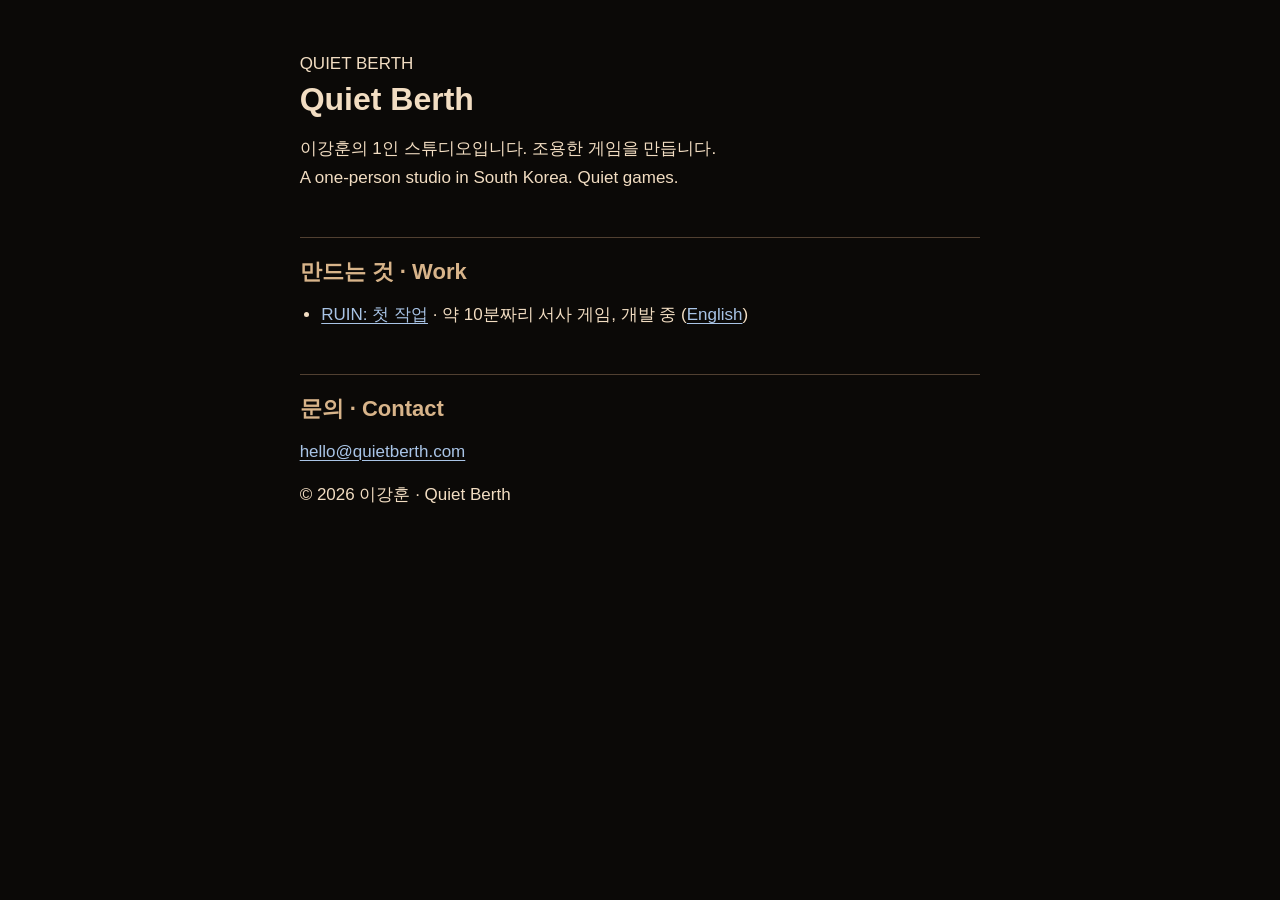
<file: index.html>
<!doctype html>
<html lang="ko">
<head>
  <meta charset="utf-8">
  <meta name="viewport" content="width=device-width, initial-scale=1">
  <title>Quiet Berth</title>
  <meta name="description" content="Quiet Berth는 이강훈의 1인 스튜디오입니다. 조용한 게임을 만듭니다. A one-person studio making quiet games.">
  <link rel="canonical" href="https://quietberth.com/">
  <link rel="icon" href="ruin/assets/favicon.svg" type="image/svg+xml">
  <link rel="stylesheet" href="ruin/assets/style.css">
</head>
<body>
  <main id="main">
    <div class="wrap">
    <p class="code">QUIET BERTH</p>
    <h1>Quiet Berth</h1>
    <p>이강훈의 1인 스튜디오입니다. 조용한 게임을 만듭니다.<br><span lang="en">A one-person studio in South Korea. Quiet games.</span></p>
    <h2>만드는 것 · Work</h2>
    <ul>
      <li><a href="ruin/">RUIN: 첫 작업</a> · 약 10분짜리 서사 게임, 개발 중 (<a href="ruin/en/" lang="en">English</a>)</li>
    </ul>
    <h2>문의 · Contact</h2>
    <p><a href="mailto:hello@quietberth.com">hello@quietberth.com</a></p>
    <p class="code">© 2026 이강훈 · Quiet Berth</p>
    </div>
  </main>
</body>
</html>
</file>
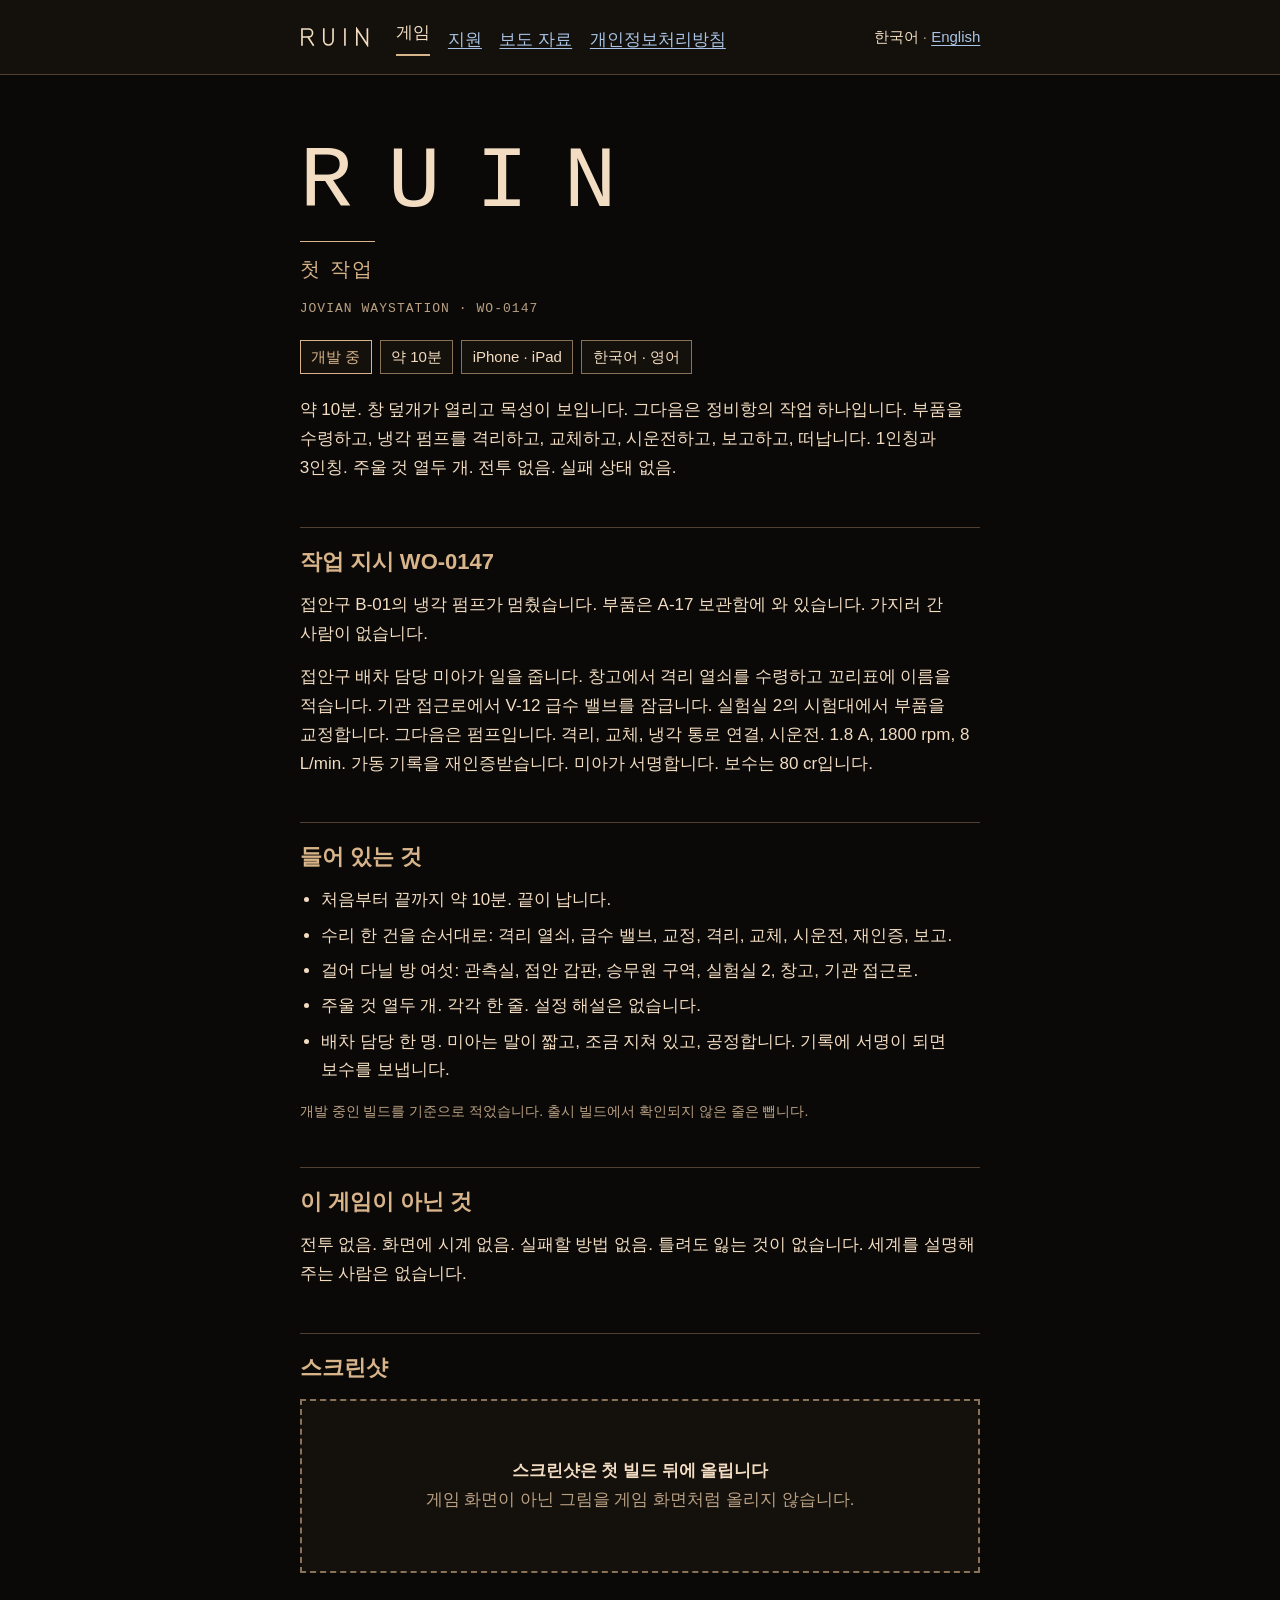
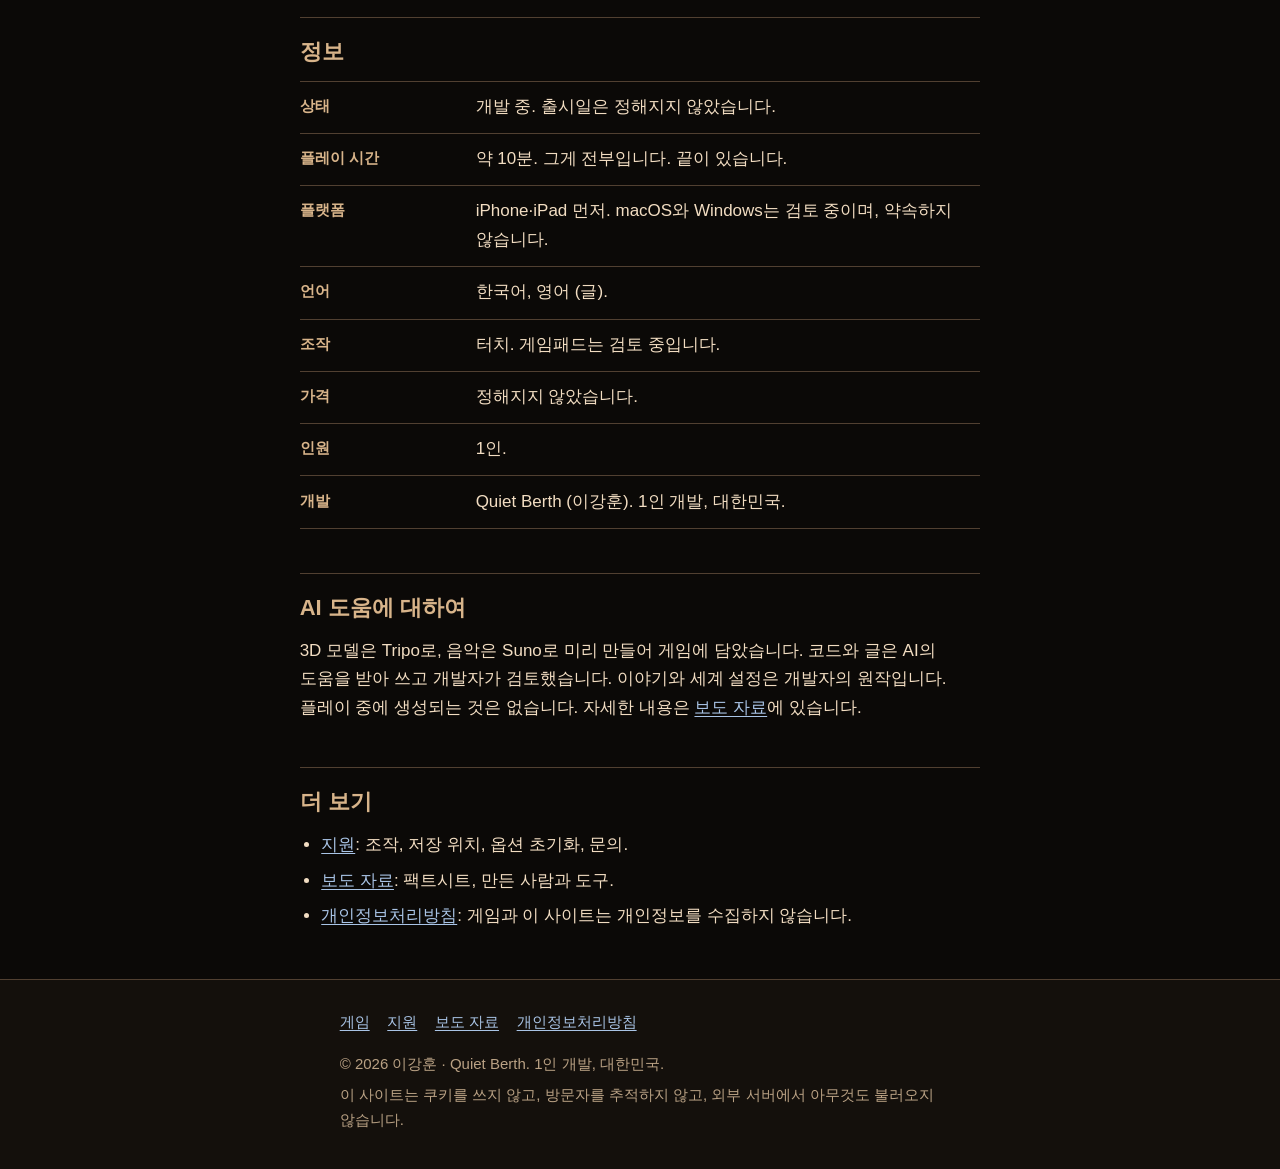
<file: ruin/index.html>
<!doctype html>
<html lang="ko">
<head>
  <meta charset="utf-8">
  <meta name="viewport" content="width=device-width, initial-scale=1">
  <meta http-equiv="Content-Security-Policy" content="default-src 'none'; style-src 'self'; img-src 'self'; base-uri 'none'; form-action 'none'">
  <meta name="referrer" content="no-referrer">
  <title>RUIN: 첫 작업 · 약 10분짜리 서사 게임 (개발 중)</title>
  <meta name="description" content="약 10분. 창 덮개가 열리고 목성이 보입니다. 그다음은 정비항의 작업 하나입니다. 전투 없음, 실패 상태 없음. iPhone·iPad용으로 개발 중.">
  <link rel="canonical" href="https://quietberth.com/ruin/">
  <link rel="alternate" hreflang="ko" href="https://quietberth.com/ruin/">
  <link rel="alternate" hreflang="en" href="https://quietberth.com/ruin/en/">
  <link rel="alternate" hreflang="x-default" href="https://quietberth.com/ruin/">
  <meta property="og:type" content="website">
  <meta property="og:site_name" content="RUIN: 첫 작업">
  <meta property="og:title" content="RUIN: 첫 작업 · 약 10분짜리 서사 게임 (개발 중)">
  <meta property="og:description" content="약 10분. 창 덮개가 열리고 목성이 보입니다. 그다음은 정비항의 작업 하나입니다. 전투 없음, 실패 상태 없음. iPhone·iPad용으로 개발 중.">
  <meta property="og:url" content="https://quietberth.com/ruin/">
  <meta property="og:locale" content="ko_KR">
  <meta name="theme-color" content="#0b0907">
  <link rel="icon" href="assets/favicon.svg" type="image/svg+xml">
  <link rel="stylesheet" href="assets/style.css">
</head>
<body>
  <a class="skip" href="#main">본문으로 건너뛰기</a>
  <header class="site-header">
    <div class="wrap">
      <a class="brand" href="index.html"><img src="assets/wordmark.svg" alt="RUIN" width="92" height="24"></a>
      <nav aria-label="주 메뉴">
        <ul>
        <li><a href="index.html" aria-current="page">게임</a></li>
        <li><a href="support.html">지원</a></li>
        <li><a href="press.html">보도 자료</a></li>
        <li><a href="privacy.html">개인정보처리방침</a></li>
        </ul>
      </nav>
      <p class="lang" aria-label="언어"><span lang="ko">한국어</span> · <a href="en/index.html" lang="en" hreflang="en">English</a></p>
    </div>
  </header>
  <main id="main">
    <div class="wrap">
      <section class="hero" aria-labelledby="title">
        <h1 id="title">RUIN</h1>
        <p class="subtitle">첫 작업</p>
        <span class="code-line">JOVIAN WAYSTATION · WO-0147</span>
        <ul class="badges">
          <li class="status">개발 중</li>
          <li>약 10분</li>
          <li>iPhone · iPad</li>
          <li>한국어 · 영어</li>
        </ul>
      </section>

      <p class="lede">약 10분. 창 덮개가 열리고 목성이 보입니다. 그다음은 정비항의 작업 하나입니다. 부품을 수령하고, 냉각 펌프를 격리하고, 교체하고, 시운전하고, 보고하고, 떠납니다. 1인칭과 3인칭. 주울 것 열두 개. 전투 없음. 실패 상태 없음.</p>

      <h2 id="work-order">작업 지시 WO-0147</h2>
      <p>접안구 B-01의 냉각 펌프가 멈췄습니다. 부품은 A-17 보관함에 와 있습니다. 가지러 간 사람이 없습니다.</p>
      <p>접안구 배차 담당 미아가 일을 줍니다. 창고에서 격리 열쇠를 수령하고 꼬리표에 이름을 적습니다. 기관 접근로에서 V-12 급수 밸브를 잠급니다. 실험실 2의 시험대에서 부품을 교정합니다. 그다음은 펌프입니다. 격리, 교체, 냉각 통로 연결, 시운전. 1.8 A, 1800 rpm, 8 L/min. 가동 기록을 재인증받습니다. 미아가 서명합니다. 보수는 80 cr입니다.</p>

      <h2 id="features">들어 있는 것</h2>
      <ul>
        <li>처음부터 끝까지 약 10분. 끝이 납니다.</li>
        <li>수리 한 건을 순서대로: 격리 열쇠, 급수 밸브, 교정, 격리, 교체, 시운전, 재인증, 보고.</li>
        <li>걸어 다닐 방 여섯: 관측실, 접안 갑판, 승무원 구역, 실험실 2, 창고, 기관 접근로.</li>
        <li>주울 것 열두 개. 각각 한 줄. 설정 해설은 없습니다.</li>
        <li>배차 담당 한 명. 미아는 말이 짧고, 조금 지쳐 있고, 공정합니다. 기록에 서명이 되면 보수를 보냅니다.</li>
      </ul>
      <p class="small muted">개발 중인 빌드를 기준으로 적었습니다. 출시 빌드에서 확인되지 않은 줄은 뺍니다.</p>

      <h2 id="not">이 게임이 아닌 것</h2>
      <p>전투 없음. 화면에 시계 없음. 실패할 방법 없음. 틀려도 잃는 것이 없습니다. 세계를 설명해 주는 사람은 없습니다.</p>

      <h2 id="screenshots">스크린샷</h2>
      <div class="placeholder" role="note">
        <strong>스크린샷은 첫 빌드 뒤에 올립니다</strong>
        <span>게임 화면이 아닌 그림을 게임 화면처럼 올리지 않습니다.</span>
      </div>

      <h2 id="facts">정보</h2>
      <dl class="facts">
        <dt>상태</dt>
        <dd>개발 중. 출시일은 정해지지 않았습니다.</dd>
        <dt>플레이 시간</dt>
        <dd>약 10분. 그게 전부입니다. 끝이 있습니다.</dd>
        <dt>플랫폼</dt>
        <dd>iPhone·iPad 먼저. macOS와 Windows는 검토 중이며, 약속하지 않습니다.</dd>
        <dt>언어</dt>
        <dd>한국어, 영어 (글).</dd>
        <dt>조작</dt>
        <dd>터치. 게임패드는 검토 중입니다.</dd>
        <dt>가격</dt>
        <dd>정해지지 않았습니다.</dd>
        <dt>인원</dt>
        <dd>1인.</dd>
        <dt>개발</dt>
        <dd>Quiet Berth (이강훈). 1인 개발, 대한민국.</dd>
      </dl>

      <h2 id="ai">AI 도움에 대하여</h2>
      <p>3D 모델은 Tripo로, 음악은 Suno로 미리 만들어 게임에 담았습니다. 코드와 글은 AI의 도움을 받아 쓰고 개발자가 검토했습니다. 이야기와 세계 설정은 개발자의 원작입니다. 플레이 중에 생성되는 것은 없습니다. 자세한 내용은 <a href="press.html#ai">보도 자료</a>에 있습니다.</p>

      <h2 id="more">더 보기</h2>
      <ul>
        <li><a href="support.html">지원</a>: 조작, 저장 위치, 옵션 초기화, 문의.</li>
        <li><a href="press.html">보도 자료</a>: 팩트시트, 만든 사람과 도구.</li>
        <li><a href="privacy.html">개인정보처리방침</a>: 게임과 이 사이트는 개인정보를 수집하지 않습니다.</li>
      </ul>
    </div>
  </main>
  <footer class="site-footer">
    <div class="wrap">
      <nav aria-label="바닥 메뉴">
        <ul>
        <li><a href="index.html">게임</a></li>
        <li><a href="support.html">지원</a></li>
        <li><a href="press.html">보도 자료</a></li>
        <li><a href="privacy.html">개인정보처리방침</a></li>
        </ul>
      </nav>
      <p>© 2026 이강훈 · Quiet Berth. 1인 개발, 대한민국.</p>
      <p>이 사이트는 쿠키를 쓰지 않고, 방문자를 추적하지 않고, 외부 서버에서 아무것도 불러오지 않습니다.</p>
    </div>
  </footer>
</body>
</html>
</file>
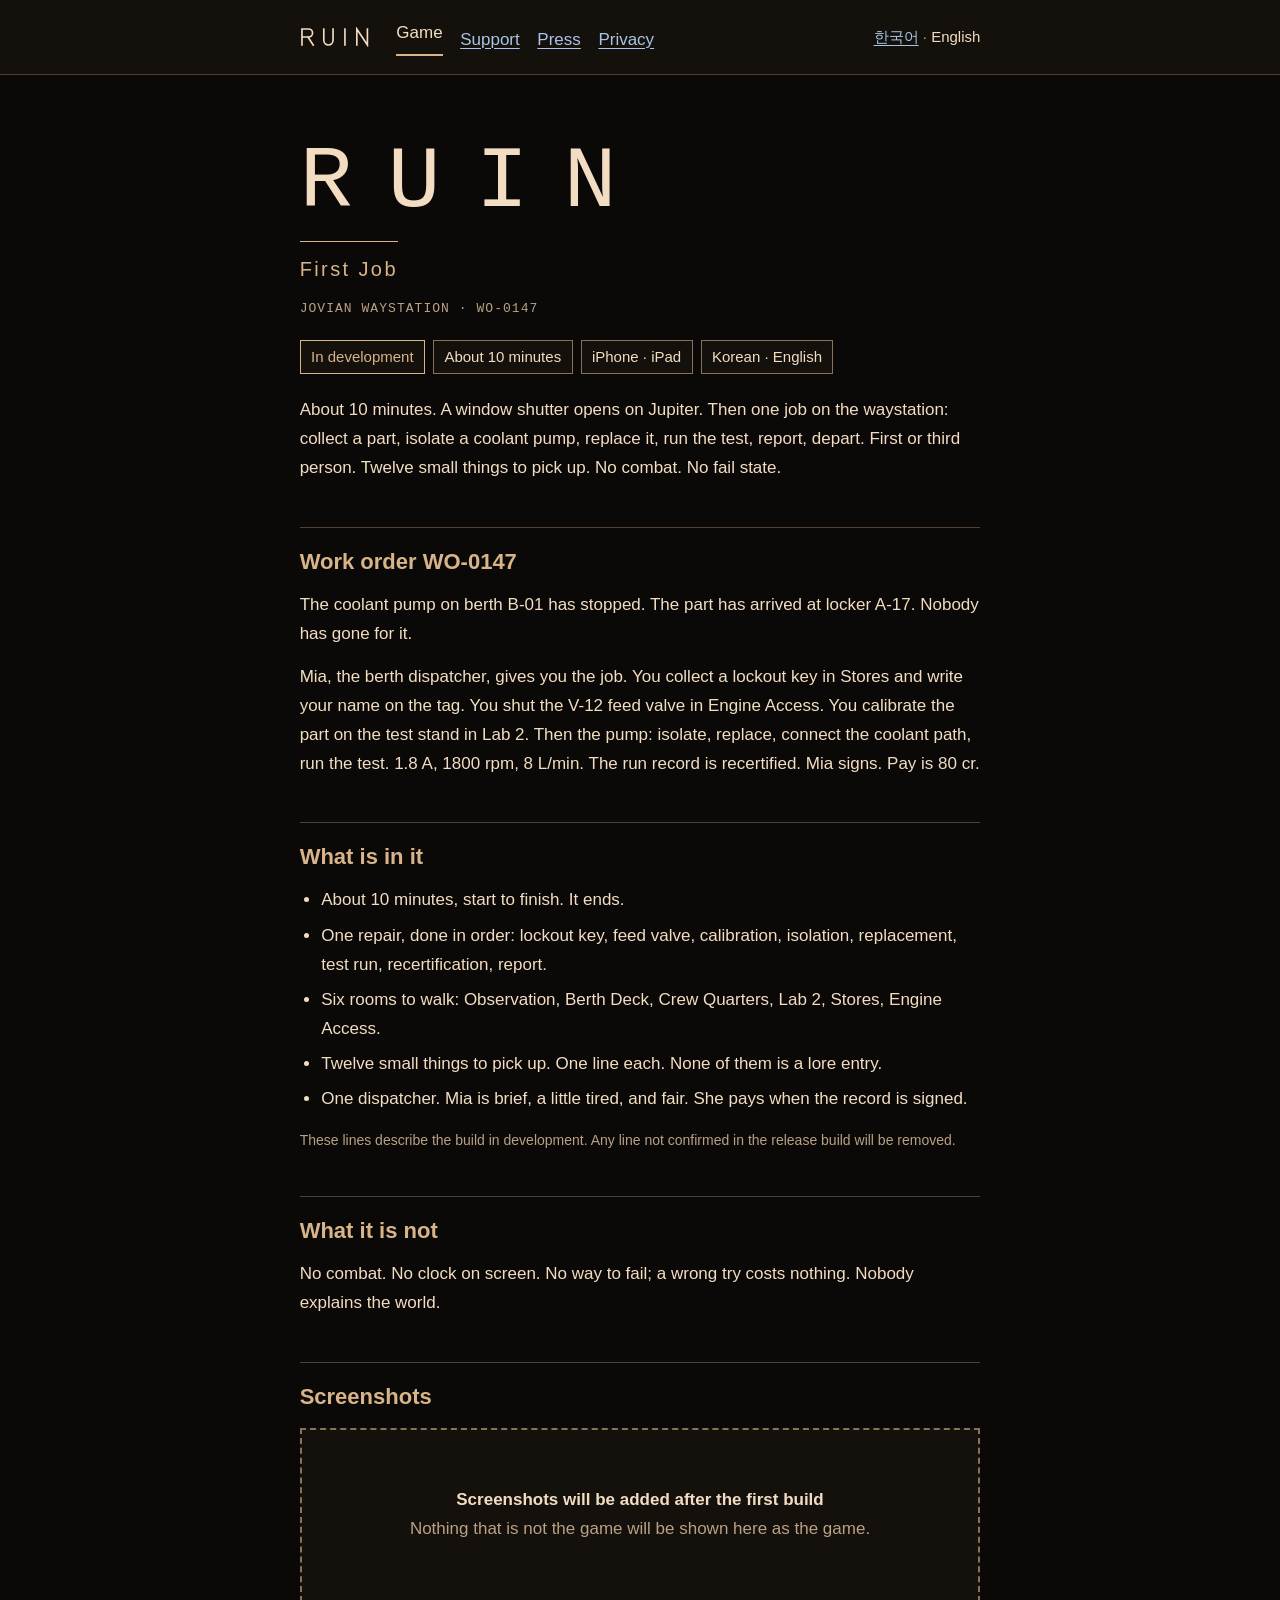
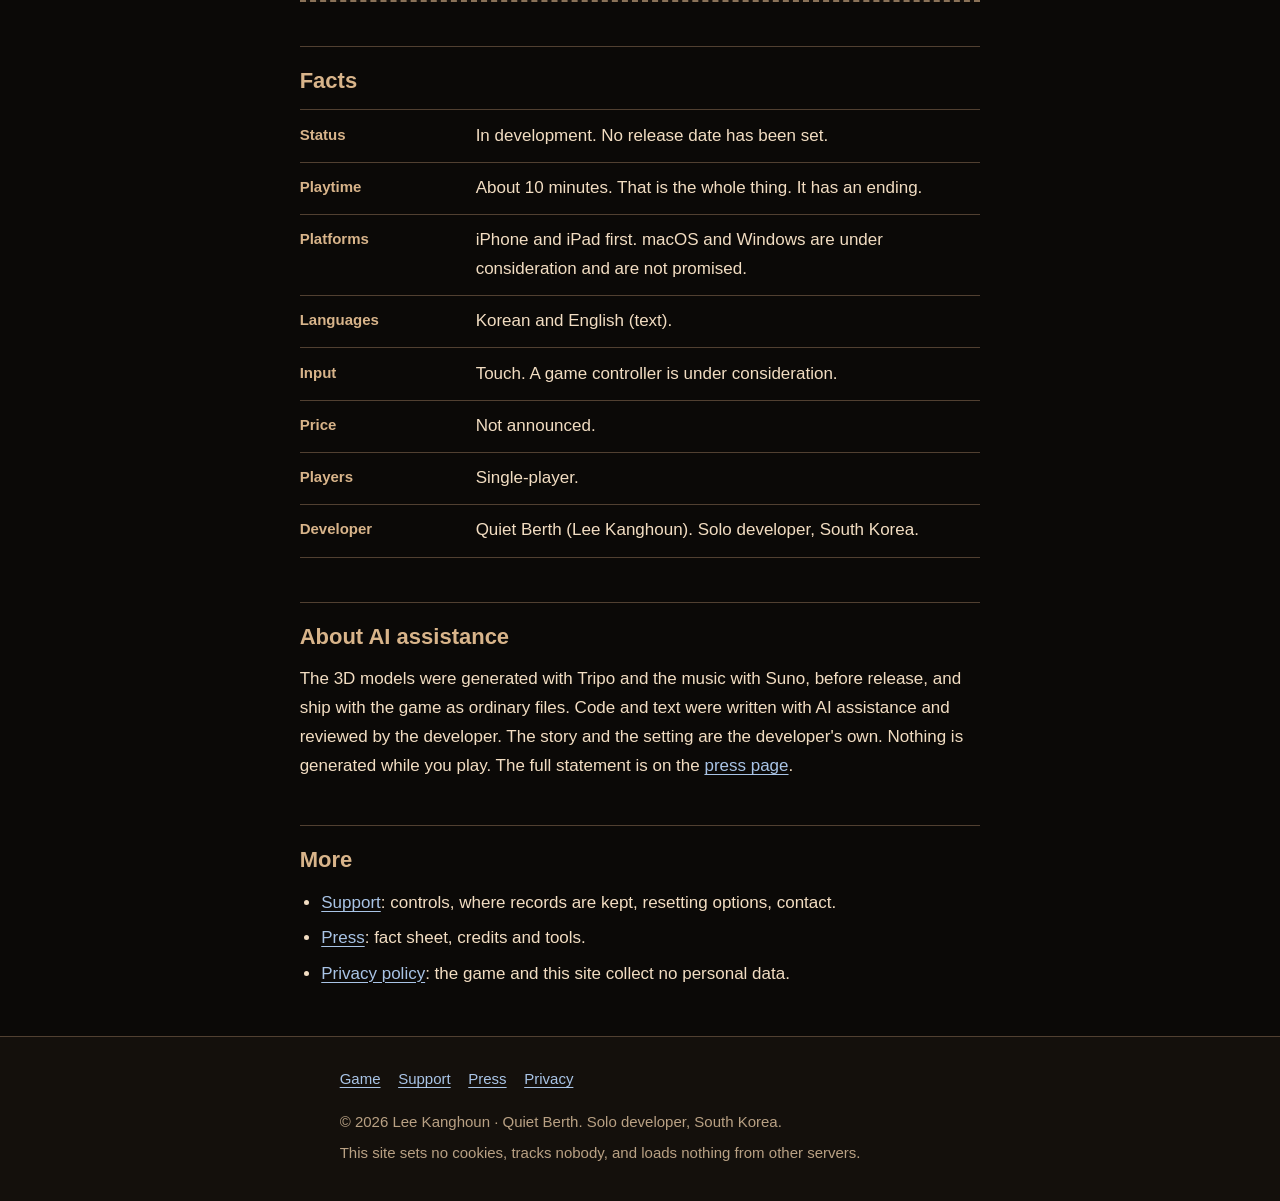
<file: ruin/en/index.html>
<!doctype html>
<html lang="en">
<head>
  <meta charset="utf-8">
  <meta name="viewport" content="width=device-width, initial-scale=1">
  <meta http-equiv="Content-Security-Policy" content="default-src 'none'; style-src 'self'; img-src 'self'; base-uri 'none'; form-action 'none'">
  <meta name="referrer" content="no-referrer">
  <title>RUIN: First Job · a narrative game of about 10 minutes (in development)</title>
  <meta name="description" content="About 10 minutes. A window shutter opens on Jupiter. Then one job on the waystation. No combat, no fail state. In development for iPhone and iPad.">
  <link rel="canonical" href="https://quietberth.com/ruin/en/">
  <link rel="alternate" hreflang="ko" href="https://quietberth.com/ruin/">
  <link rel="alternate" hreflang="en" href="https://quietberth.com/ruin/en/">
  <link rel="alternate" hreflang="x-default" href="https://quietberth.com/ruin/">
  <meta property="og:type" content="website">
  <meta property="og:site_name" content="RUIN: First Job">
  <meta property="og:title" content="RUIN: First Job · a narrative game of about 10 minutes (in development)">
  <meta property="og:description" content="About 10 minutes. A window shutter opens on Jupiter. Then one job on the waystation. No combat, no fail state. In development for iPhone and iPad.">
  <meta property="og:url" content="https://quietberth.com/ruin/en/">
  <meta property="og:locale" content="en_GB">
  <meta name="theme-color" content="#0b0907">
  <link rel="icon" href="../assets/favicon.svg" type="image/svg+xml">
  <link rel="stylesheet" href="../assets/style.css">
</head>
<body>
  <a class="skip" href="#main">Skip to content</a>
  <header class="site-header">
    <div class="wrap">
      <a class="brand" href="index.html"><img src="../assets/wordmark.svg" alt="RUIN" width="92" height="24"></a>
      <nav aria-label="Main">
        <ul>
        <li><a href="index.html" aria-current="page">Game</a></li>
        <li><a href="support.html">Support</a></li>
        <li><a href="press.html">Press</a></li>
        <li><a href="privacy.html">Privacy</a></li>
        </ul>
      </nav>
      <p class="lang" aria-label="Language"><a href="../index.html" lang="ko" hreflang="ko">한국어</a> · <span lang="en">English</span></p>
    </div>
  </header>
  <main id="main">
    <div class="wrap">
      <section class="hero" aria-labelledby="title">
        <h1 id="title">RUIN</h1>
        <p class="subtitle">First Job</p>
        <span class="code-line">JOVIAN WAYSTATION · WO-0147</span>
        <ul class="badges">
          <li class="status">In development</li>
          <li>About 10 minutes</li>
          <li>iPhone · iPad</li>
          <li>Korean · English</li>
        </ul>
      </section>

      <p class="lede">About 10 minutes. A window shutter opens on Jupiter. Then one job on the waystation: collect a part, isolate a coolant pump, replace it, run the test, report, depart. First or third person. Twelve small things to pick up. No combat. No fail state.</p>

      <h2 id="work-order">Work order WO-0147</h2>
      <p>The coolant pump on berth B-01 has stopped. The part has arrived at locker A-17. Nobody has gone for it.</p>
      <p>Mia, the berth dispatcher, gives you the job. You collect a lockout key in Stores and write your name on the tag. You shut the V-12 feed valve in Engine Access. You calibrate the part on the test stand in Lab 2. Then the pump: isolate, replace, connect the coolant path, run the test. 1.8 A, 1800 rpm, 8 L/min. The run record is recertified. Mia signs. Pay is 80 cr.</p>

      <h2 id="features">What is in it</h2>
      <ul>
        <li>About 10 minutes, start to finish. It ends.</li>
        <li>One repair, done in order: lockout key, feed valve, calibration, isolation, replacement, test run, recertification, report.</li>
        <li>Six rooms to walk: Observation, Berth Deck, Crew Quarters, Lab 2, Stores, Engine Access.</li>
        <li>Twelve small things to pick up. One line each. None of them is a lore entry.</li>
        <li>One dispatcher. Mia is brief, a little tired, and fair. She pays when the record is signed.</li>
      </ul>
      <p class="small muted">These lines describe the build in development. Any line not confirmed in the release build will be removed.</p>

      <h2 id="not">What it is not</h2>
      <p>No combat. No clock on screen. No way to fail; a wrong try costs nothing. Nobody explains the world.</p>

      <h2 id="screenshots">Screenshots</h2>
      <div class="placeholder" role="note">
        <strong>Screenshots will be added after the first build</strong>
        <span>Nothing that is not the game will be shown here as the game.</span>
      </div>

      <h2 id="facts">Facts</h2>
      <dl class="facts">
        <dt>Status</dt>
        <dd>In development. No release date has been set.</dd>
        <dt>Playtime</dt>
        <dd>About 10 minutes. That is the whole thing. It has an ending.</dd>
        <dt>Platforms</dt>
        <dd>iPhone and iPad first. macOS and Windows are under consideration and are not promised.</dd>
        <dt>Languages</dt>
        <dd>Korean and English (text).</dd>
        <dt>Input</dt>
        <dd>Touch. A game controller is under consideration.</dd>
        <dt>Price</dt>
        <dd>Not announced.</dd>
        <dt>Players</dt>
        <dd>Single-player.</dd>
        <dt>Developer</dt>
        <dd>Quiet Berth (Lee Kanghoun). Solo developer, South Korea.</dd>
      </dl>

      <h2 id="ai">About AI assistance</h2>
      <p>The 3D models were generated with Tripo and the music with Suno, before release, and ship with the game as ordinary files. Code and text were written with AI assistance and reviewed by the developer. The story and the setting are the developer's own. Nothing is generated while you play. The full statement is on the <a href="press.html#ai">press page</a>.</p>

      <h2 id="more">More</h2>
      <ul>
        <li><a href="support.html">Support</a>: controls, where records are kept, resetting options, contact.</li>
        <li><a href="press.html">Press</a>: fact sheet, credits and tools.</li>
        <li><a href="privacy.html">Privacy policy</a>: the game and this site collect no personal data.</li>
      </ul>
    </div>
  </main>
  <footer class="site-footer">
    <div class="wrap">
      <nav aria-label="Footer">
        <ul>
        <li><a href="index.html">Game</a></li>
        <li><a href="support.html">Support</a></li>
        <li><a href="press.html">Press</a></li>
        <li><a href="privacy.html">Privacy</a></li>
        </ul>
      </nav>
      <p>© 2026 Lee Kanghoun · Quiet Berth. Solo developer, South Korea.</p>
      <p>This site sets no cookies, tracks nobody, and loads nothing from other servers.</p>
    </div>
  </footer>
</body>
</html>
</file>
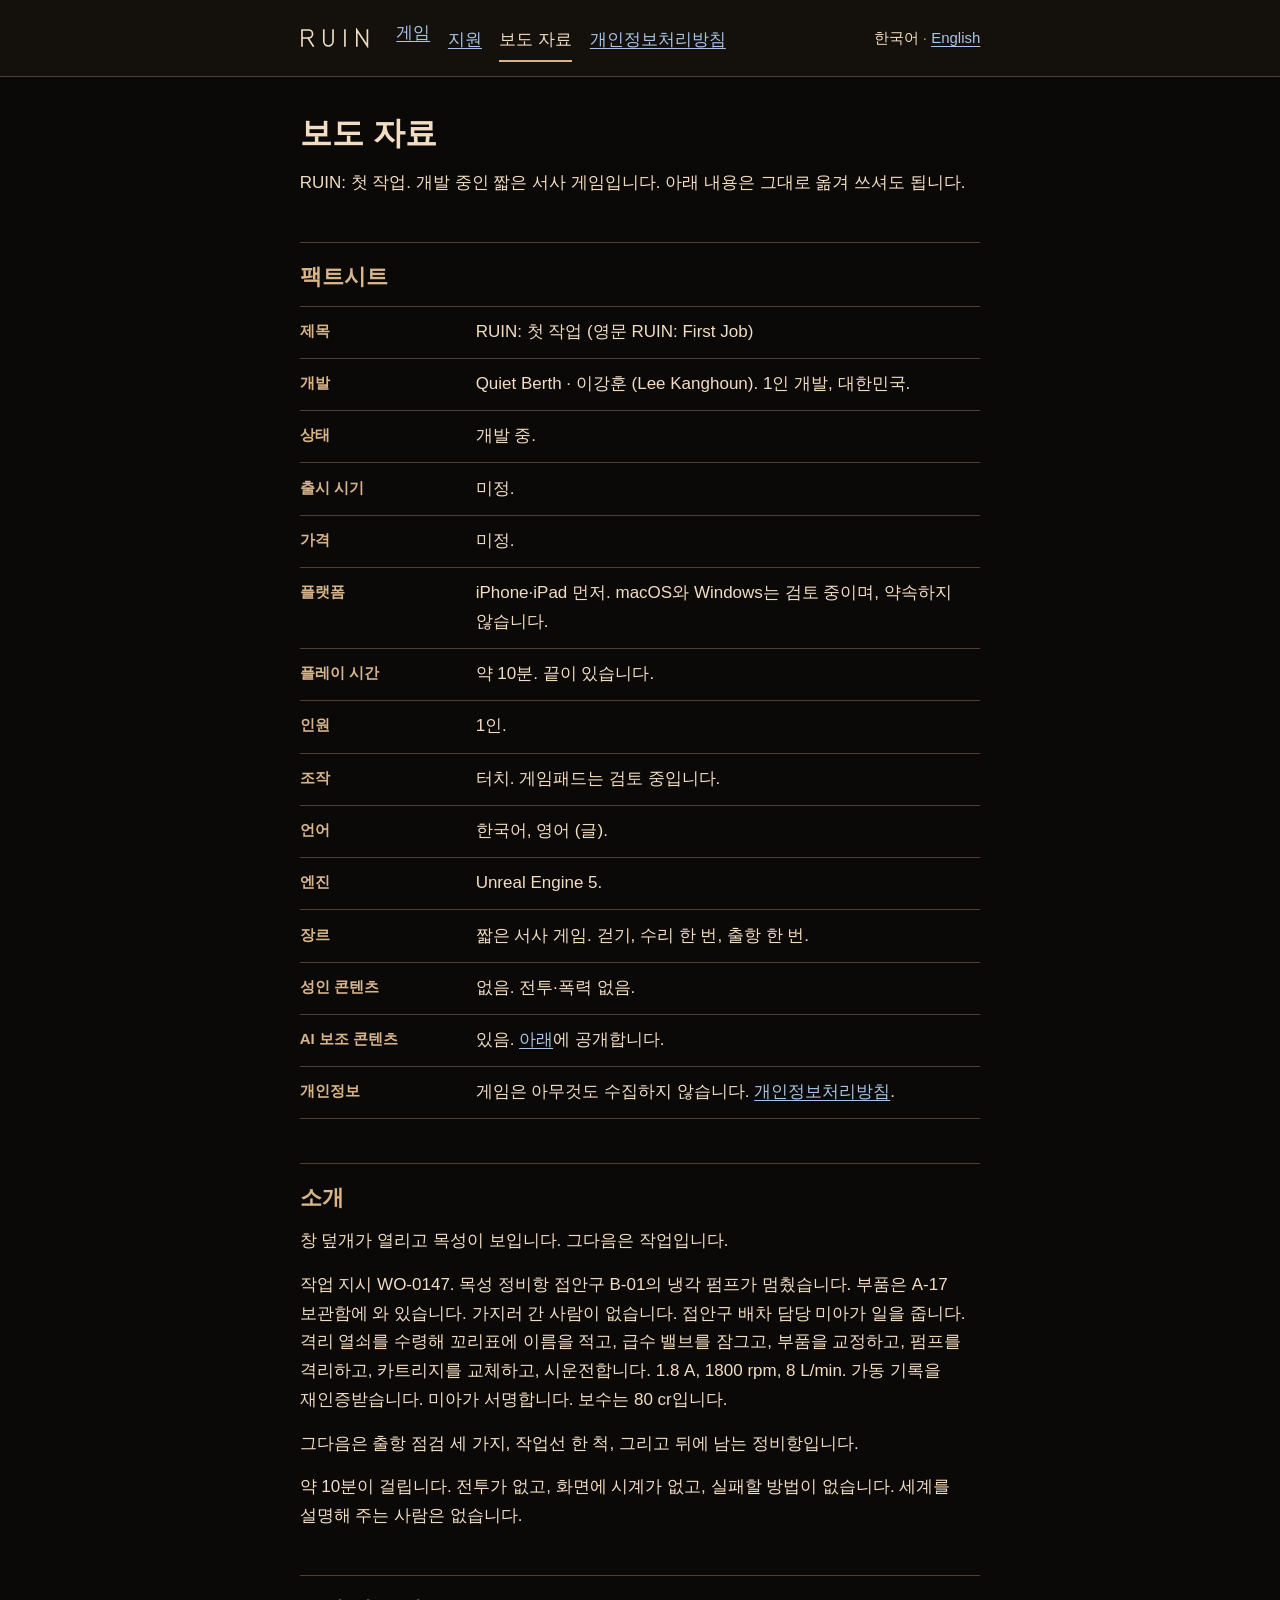
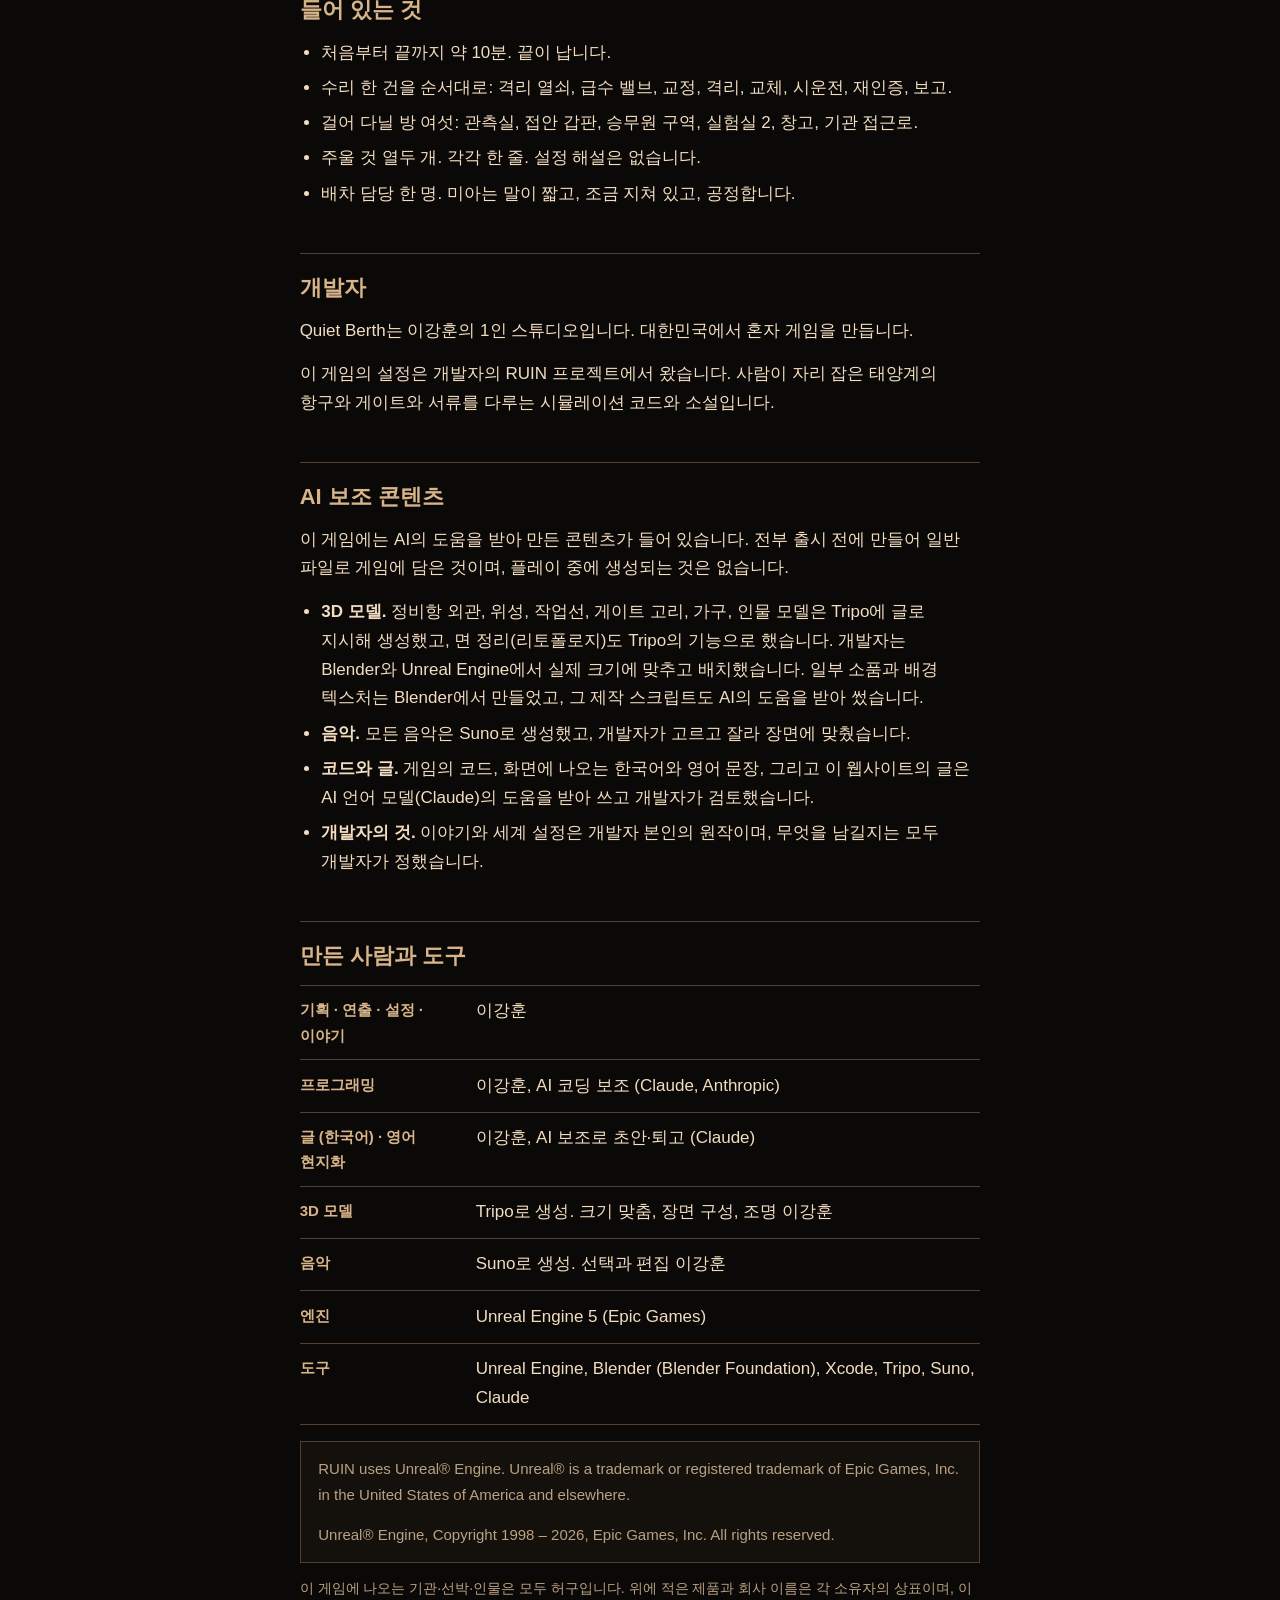
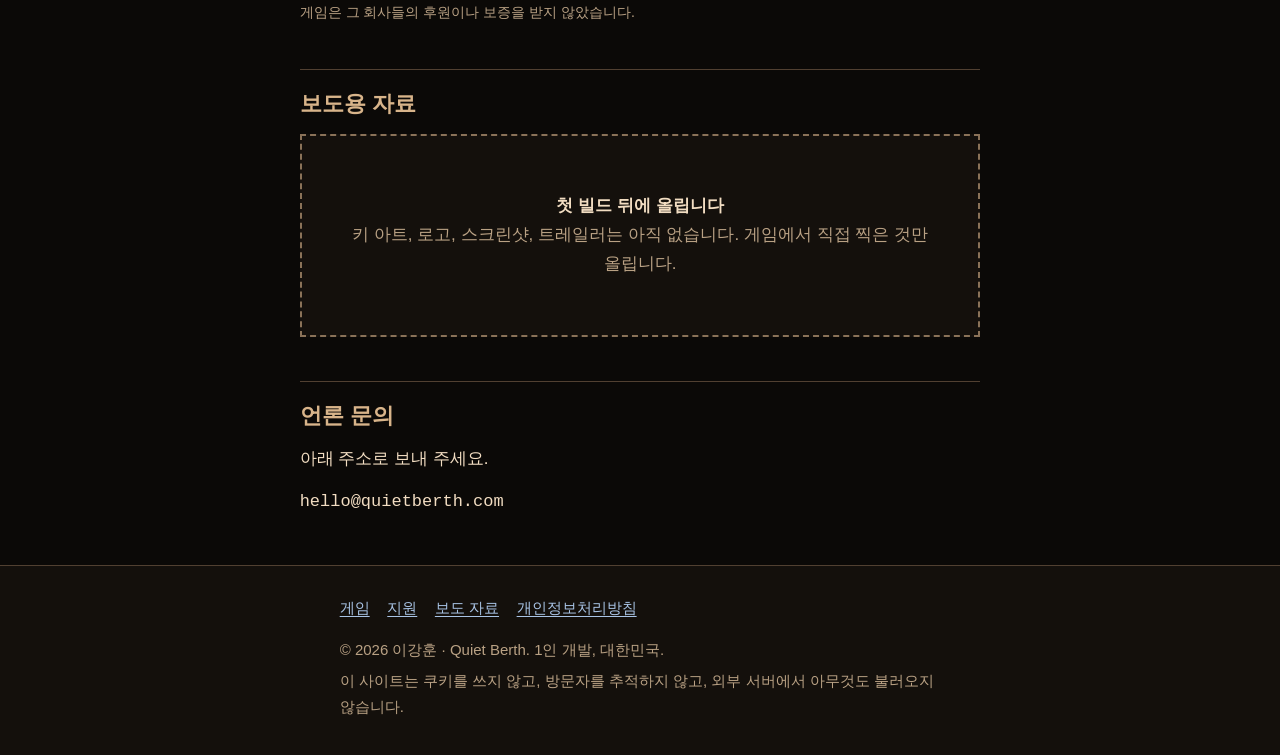
<file: ruin/press.html>
<!doctype html>
<html lang="ko">
<head>
  <meta charset="utf-8">
  <meta name="viewport" content="width=device-width, initial-scale=1">
  <meta http-equiv="Content-Security-Policy" content="default-src 'none'; style-src 'self'; img-src 'self'; base-uri 'none'; form-action 'none'">
  <meta name="referrer" content="no-referrer">
  <title>보도 자료 · RUIN</title>
  <meta name="description" content="RUIN: 첫 작업 팩트시트, 소개, 만든 사람과 도구, AI 보조 콘텐츠 공개.">
  <link rel="canonical" href="https://quietberth.com/ruin/press.html">
  <link rel="alternate" hreflang="ko" href="https://quietberth.com/ruin/press.html">
  <link rel="alternate" hreflang="en" href="https://quietberth.com/ruin/en/press.html">
  <link rel="alternate" hreflang="x-default" href="https://quietberth.com/ruin/press.html">
  <meta property="og:type" content="website">
  <meta property="og:site_name" content="RUIN: 첫 작업">
  <meta property="og:title" content="보도 자료 · RUIN">
  <meta property="og:description" content="RUIN: 첫 작업 팩트시트, 소개, 만든 사람과 도구, AI 보조 콘텐츠 공개.">
  <meta property="og:url" content="https://quietberth.com/ruin/press.html">
  <meta property="og:locale" content="ko_KR">
  <meta name="theme-color" content="#0b0907">
  <link rel="icon" href="assets/favicon.svg" type="image/svg+xml">
  <link rel="stylesheet" href="assets/style.css">
</head>
<body>
  <a class="skip" href="#main">본문으로 건너뛰기</a>
  <header class="site-header">
    <div class="wrap">
      <a class="brand" href="index.html"><img src="assets/wordmark.svg" alt="RUIN" width="92" height="24"></a>
      <nav aria-label="주 메뉴">
        <ul>
        <li><a href="index.html">게임</a></li>
        <li><a href="support.html">지원</a></li>
        <li><a href="press.html" aria-current="page">보도 자료</a></li>
        <li><a href="privacy.html">개인정보처리방침</a></li>
        </ul>
      </nav>
      <p class="lang" aria-label="언어"><span lang="ko">한국어</span> · <a href="en/press.html" lang="en" hreflang="en">English</a></p>
    </div>
  </header>
  <main id="main">
    <div class="wrap">
      <h1>보도 자료</h1>
      <p class="lede">RUIN: 첫 작업. 개발 중인 짧은 서사 게임입니다. 아래 내용은 그대로 옮겨 쓰셔도 됩니다.</p>

      <h2 id="factsheet">팩트시트</h2>
      <dl class="facts">
        <dt>제목</dt>
        <dd>RUIN: 첫 작업 (영문 RUIN: First Job)</dd>
        <dt>개발</dt>
        <dd>Quiet Berth · 이강훈 (Lee Kanghoun). 1인 개발, 대한민국.</dd>
        <dt>상태</dt>
        <dd>개발 중.</dd>
        <dt>출시 시기</dt>
        <dd>미정.</dd>
        <dt>가격</dt>
        <dd>미정.</dd>
        <dt>플랫폼</dt>
        <dd>iPhone·iPad 먼저. macOS와 Windows는 검토 중이며, 약속하지 않습니다.</dd>
        <dt>플레이 시간</dt>
        <dd>약 10분. 끝이 있습니다.</dd>
        <dt>인원</dt>
        <dd>1인.</dd>
        <dt>조작</dt>
        <dd>터치. 게임패드는 검토 중입니다.</dd>
        <dt>언어</dt>
        <dd>한국어, 영어 (글).</dd>
        <dt>엔진</dt>
        <dd>Unreal Engine 5.</dd>
        <dt>장르</dt>
        <dd>짧은 서사 게임. 걷기, 수리 한 번, 출항 한 번.</dd>
        <dt>성인 콘텐츠</dt>
        <dd>없음. 전투·폭력 없음.</dd>
        <dt>AI 보조 콘텐츠</dt>
        <dd>있음. <a href="#ai">아래</a>에 공개합니다.</dd>
        <dt>개인정보</dt>
        <dd>게임은 아무것도 수집하지 않습니다. <a href="privacy.html">개인정보처리방침</a>.</dd>
      </dl>

      <h2 id="description">소개</h2>
      <p>창 덮개가 열리고 목성이 보입니다. 그다음은 작업입니다.</p>
      <p>작업 지시 WO-0147. 목성 정비항 접안구 B-01의 냉각 펌프가 멈췄습니다. 부품은 A-17 보관함에 와 있습니다. 가지러 간 사람이 없습니다. 접안구 배차 담당 미아가 일을 줍니다. 격리 열쇠를 수령해 꼬리표에 이름을 적고, 급수 밸브를 잠그고, 부품을 교정하고, 펌프를 격리하고, 카트리지를 교체하고, 시운전합니다. 1.8 A, 1800 rpm, 8 L/min. 가동 기록을 재인증받습니다. 미아가 서명합니다. 보수는 80 cr입니다.</p>
      <p>그다음은 출항 점검 세 가지, 작업선 한 척, 그리고 뒤에 남는 정비항입니다.</p>
      <p>약 10분이 걸립니다. 전투가 없고, 화면에 시계가 없고, 실패할 방법이 없습니다. 세계를 설명해 주는 사람은 없습니다.</p>

      <h2 id="features">들어 있는 것</h2>
      <ul>
        <li>처음부터 끝까지 약 10분. 끝이 납니다.</li>
        <li>수리 한 건을 순서대로: 격리 열쇠, 급수 밸브, 교정, 격리, 교체, 시운전, 재인증, 보고.</li>
        <li>걸어 다닐 방 여섯: 관측실, 접안 갑판, 승무원 구역, 실험실 2, 창고, 기관 접근로.</li>
        <li>주울 것 열두 개. 각각 한 줄. 설정 해설은 없습니다.</li>
        <li>배차 담당 한 명. 미아는 말이 짧고, 조금 지쳐 있고, 공정합니다.</li>
      </ul>

      <h2 id="developer">개발자</h2>
      <p>Quiet Berth는 이강훈의 1인 스튜디오입니다. 대한민국에서 혼자 게임을 만듭니다.</p>
      <p>이 게임의 설정은 개발자의 RUIN 프로젝트에서 왔습니다. 사람이 자리 잡은 태양계의 항구와 게이트와 서류를 다루는 시뮬레이션 코드와 소설입니다.</p>

      <h2 id="ai">AI 보조 콘텐츠</h2>
      <p>이 게임에는 AI의 도움을 받아 만든 콘텐츠가 들어 있습니다. 전부 출시 전에 만들어 일반 파일로 게임에 담은 것이며, 플레이 중에 생성되는 것은 없습니다.</p>
      <ul>
        <li><strong>3D 모델.</strong> 정비항 외관, 위성, 작업선, 게이트 고리, 가구, 인물 모델은 Tripo에 글로 지시해 생성했고, 면 정리(리토폴로지)도 Tripo의 기능으로 했습니다. 개발자는 Blender와 Unreal Engine에서 실제 크기에 맞추고 배치했습니다. 일부 소품과 배경 텍스처는 Blender에서 만들었고, 그 제작 스크립트도 AI의 도움을 받아 썼습니다.</li>
        <li><strong>음악.</strong> 모든 음악은 Suno로 생성했고, 개발자가 고르고 잘라 장면에 맞췄습니다.</li>
        <li><strong>코드와 글.</strong> 게임의 코드, 화면에 나오는 한국어와 영어 문장, 그리고 이 웹사이트의 글은 AI 언어 모델(Claude)의 도움을 받아 쓰고 개발자가 검토했습니다.</li>
        <li><strong>개발자의 것.</strong> 이야기와 세계 설정은 개발자 본인의 원작이며, 무엇을 남길지는 모두 개발자가 정했습니다.</li>
      </ul>

      <h2 id="credits">만든 사람과 도구</h2>
      <dl class="facts">
        <dt>기획 · 연출 · 설정 · 이야기</dt>
        <dd>이강훈</dd>
        <dt>프로그래밍</dt>
        <dd>이강훈, AI 코딩 보조 (Claude, Anthropic)</dd>
        <dt>글 (한국어) · 영어 현지화</dt>
        <dd>이강훈, AI 보조로 초안·퇴고 (Claude)</dd>
        <dt>3D 모델</dt>
        <dd>Tripo로 생성. 크기 맞춤, 장면 구성, 조명 이강훈</dd>
        <dt>음악</dt>
        <dd>Suno로 생성. 선택과 편집 이강훈</dd>
        <dt>엔진</dt>
        <dd>Unreal Engine 5 (Epic Games)</dd>
        <dt>도구</dt>
        <dd>Unreal Engine, Blender (Blender Foundation), Xcode, Tripo, Suno, Claude</dd>
      </dl>
      <div class="notice" lang="en">
        <p>RUIN uses Unreal® Engine. Unreal® is a trademark or registered trademark of Epic Games, Inc. in the United States of America and elsewhere.</p>
        <p>Unreal® Engine, Copyright 1998 – 2026, Epic Games, Inc. All rights reserved.</p>
      </div>
      <p class="small muted">이 게임에 나오는 기관·선박·인물은 모두 허구입니다. 위에 적은 제품과 회사 이름은 각 소유자의 상표이며, 이 게임은 그 회사들의 후원이나 보증을 받지 않았습니다.</p>

      <h2 id="assets">보도용 자료</h2>
      <div class="placeholder" role="note">
        <strong>첫 빌드 뒤에 올립니다</strong>
        <span>키 아트, 로고, 스크린샷, 트레일러는 아직 없습니다. 게임에서 직접 찍은 것만 올립니다.</span>
      </div>

      <h2 id="contact">언론 문의</h2>
      <p>아래 주소로 보내 주세요.</p>
      <p class="contact">hello@quietberth.com</p>
    </div>
  </main>
  <footer class="site-footer">
    <div class="wrap">
      <nav aria-label="바닥 메뉴">
        <ul>
        <li><a href="index.html">게임</a></li>
        <li><a href="support.html">지원</a></li>
        <li><a href="press.html">보도 자료</a></li>
        <li><a href="privacy.html">개인정보처리방침</a></li>
        </ul>
      </nav>
      <p>© 2026 이강훈 · Quiet Berth. 1인 개발, 대한민국.</p>
      <p>이 사이트는 쿠키를 쓰지 않고, 방문자를 추적하지 않고, 외부 서버에서 아무것도 불러오지 않습니다.</p>
    </div>
  </footer>
</body>
</html>
</file>
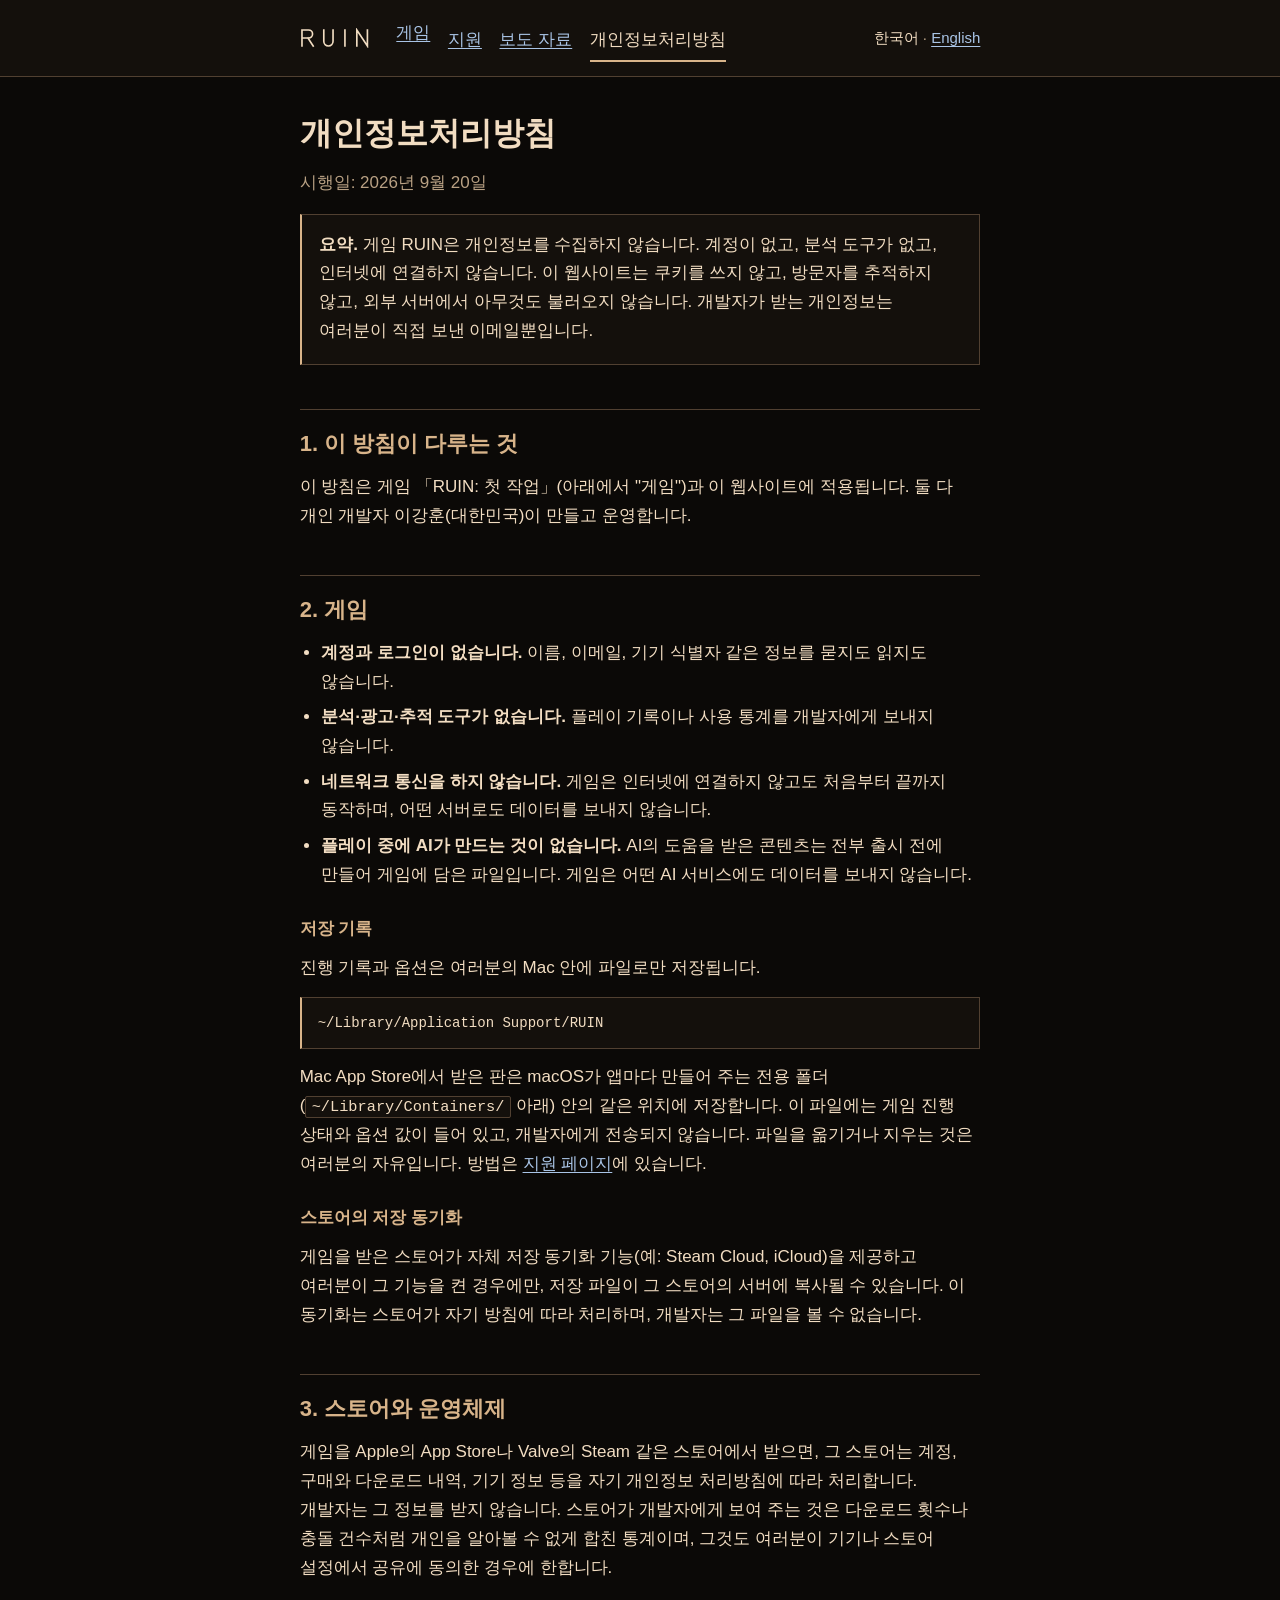
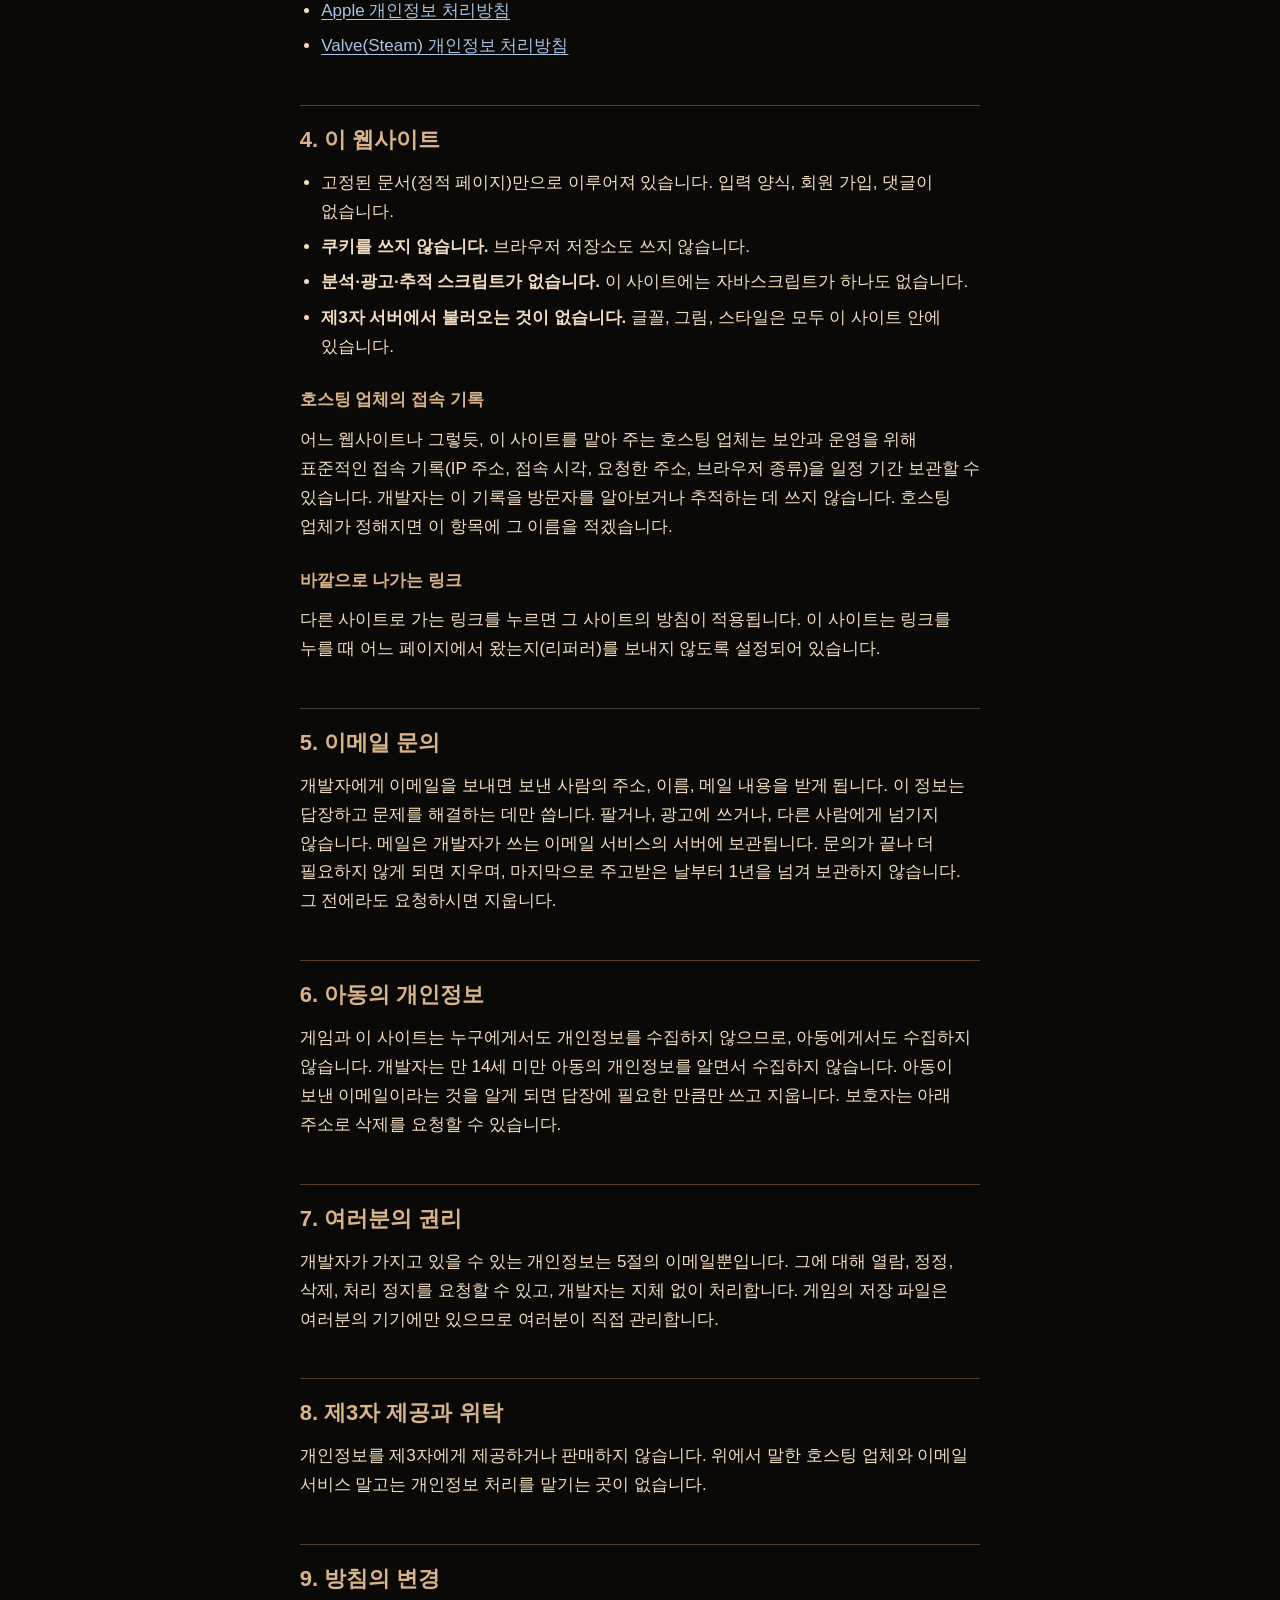
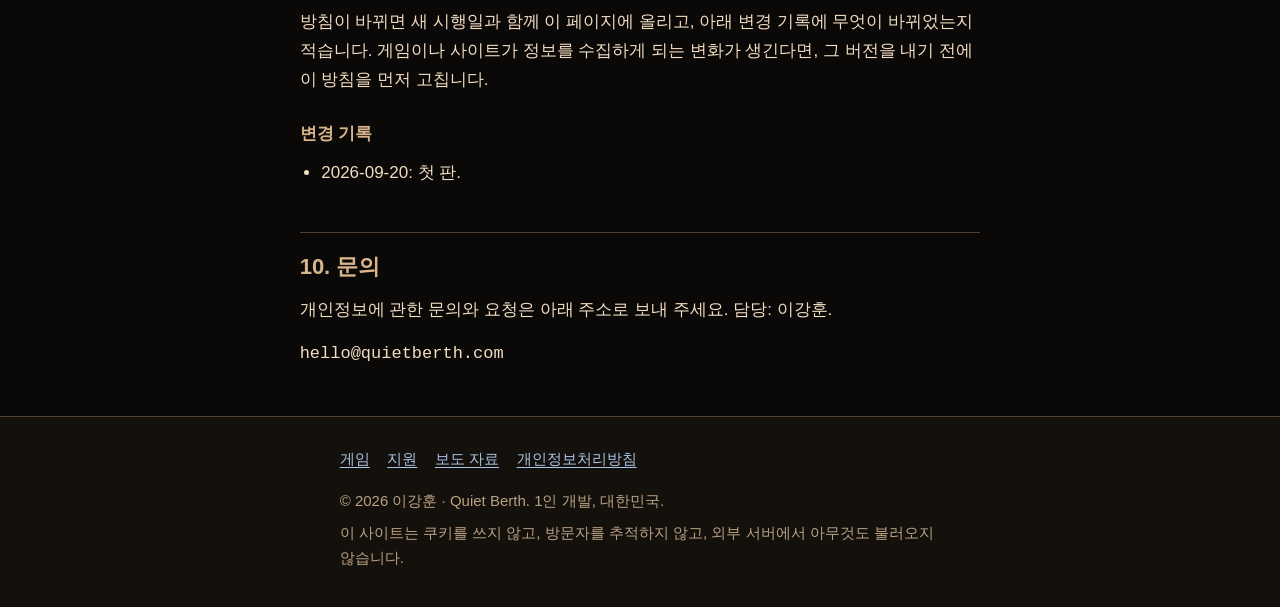
<file: ruin/privacy.html>
<!doctype html>
<html lang="ko">
<head>
  <meta charset="utf-8">
  <meta name="viewport" content="width=device-width, initial-scale=1">
  <meta http-equiv="Content-Security-Policy" content="default-src 'none'; style-src 'self'; img-src 'self'; base-uri 'none'; form-action 'none'">
  <meta name="referrer" content="no-referrer">
  <title>개인정보처리방침 · RUIN</title>
  <meta name="description" content="RUIN은 개인정보를 수집하지 않습니다. 계정·분석·네트워크 통신이 없고, 이 사이트는 쿠키와 외부 요청이 없습니다.">
  <link rel="canonical" href="https://quietberth.com/ruin/privacy.html">
  <link rel="alternate" hreflang="ko" href="https://quietberth.com/ruin/privacy.html">
  <link rel="alternate" hreflang="en" href="https://quietberth.com/ruin/en/privacy.html">
  <link rel="alternate" hreflang="x-default" href="https://quietberth.com/ruin/privacy.html">
  <meta property="og:type" content="website">
  <meta property="og:site_name" content="RUIN: 첫 작업">
  <meta property="og:title" content="개인정보처리방침 · RUIN">
  <meta property="og:description" content="RUIN은 개인정보를 수집하지 않습니다. 계정·분석·네트워크 통신이 없고, 이 사이트는 쿠키와 외부 요청이 없습니다.">
  <meta property="og:url" content="https://quietberth.com/ruin/privacy.html">
  <meta property="og:locale" content="ko_KR">
  <meta name="theme-color" content="#0b0907">
  <link rel="icon" href="assets/favicon.svg" type="image/svg+xml">
  <link rel="stylesheet" href="assets/style.css">
</head>
<body>
  <a class="skip" href="#main">본문으로 건너뛰기</a>
  <header class="site-header">
    <div class="wrap">
      <a class="brand" href="index.html"><img src="assets/wordmark.svg" alt="RUIN" width="92" height="24"></a>
      <nav aria-label="주 메뉴">
        <ul>
        <li><a href="index.html">게임</a></li>
        <li><a href="support.html">지원</a></li>
        <li><a href="press.html">보도 자료</a></li>
        <li><a href="privacy.html" aria-current="page">개인정보처리방침</a></li>
        </ul>
      </nav>
      <p class="lang" aria-label="언어"><span lang="ko">한국어</span> · <a href="en/privacy.html" lang="en" hreflang="en">English</a></p>
    </div>
  </header>
  <main id="main">
    <div class="wrap">
      <h1>개인정보처리방침</h1>
      <p class="muted">시행일: <time datetime="2026-09-20">2026년 9월 20일</time></p>

      <div class="card">
        <p><strong>요약.</strong> 게임 RUIN은 개인정보를 수집하지 않습니다. 계정이 없고, 분석 도구가 없고, 인터넷에 연결하지 않습니다. 이 웹사이트는 쿠키를 쓰지 않고, 방문자를 추적하지 않고, 외부 서버에서 아무것도 불러오지 않습니다. 개발자가 받는 개인정보는 여러분이 직접 보낸 이메일뿐입니다.</p>
      </div>

      <h2 id="scope">1. 이 방침이 다루는 것</h2>
      <p>이 방침은 게임 「RUIN: 첫 작업」(아래에서 "게임")과 이 웹사이트에 적용됩니다. 둘 다 개인 개발자 이강훈(대한민국)이 만들고 운영합니다.</p>

      <h2 id="game">2. 게임</h2>
      <ul>
        <li><strong>계정과 로그인이 없습니다.</strong> 이름, 이메일, 기기 식별자 같은 정보를 묻지도 읽지도 않습니다.</li>
        <li><strong>분석·광고·추적 도구가 없습니다.</strong> 플레이 기록이나 사용 통계를 개발자에게 보내지 않습니다.</li>
        <li><strong>네트워크 통신을 하지 않습니다.</strong> 게임은 인터넷에 연결하지 않고도 처음부터 끝까지 동작하며, 어떤 서버로도 데이터를 보내지 않습니다.</li>
        <li><strong>플레이 중에 AI가 만드는 것이 없습니다.</strong> AI의 도움을 받은 콘텐츠는 전부 출시 전에 만들어 게임에 담은 파일입니다. 게임은 어떤 AI 서비스에도 데이터를 보내지 않습니다.</li>
      </ul>

      <h3 id="saves">저장 기록</h3>
      <p>진행 기록과 옵션은 여러분의 Mac 안에 파일로만 저장됩니다.</p>
      <pre><code>~/Library/Application Support/RUIN</code></pre>
      <p>Mac App Store에서 받은 판은 macOS가 앱마다 만들어 주는 전용 폴더(<code>~/Library/Containers/</code> 아래) 안의 같은 위치에 저장합니다. 이 파일에는 게임 진행 상태와 옵션 값이 들어 있고, 개발자에게 전송되지 않습니다. 파일을 옮기거나 지우는 것은 여러분의 자유입니다. 방법은 <a href="support.html#saves">지원 페이지</a>에 있습니다.</p>

      <h3 id="cloud">스토어의 저장 동기화</h3>
      <p>게임을 받은 스토어가 자체 저장 동기화 기능(예: Steam Cloud, iCloud)을 제공하고 여러분이 그 기능을 켠 경우에만, 저장 파일이 그 스토어의 서버에 복사될 수 있습니다. 이 동기화는 스토어가 자기 방침에 따라 처리하며, 개발자는 그 파일을 볼 수 없습니다.</p>

      <h2 id="stores">3. 스토어와 운영체제</h2>
      <p>게임을 Apple의 App Store나 Valve의 Steam 같은 스토어에서 받으면, 그 스토어는 계정, 구매와 다운로드 내역, 기기 정보 등을 자기 개인정보 처리방침에 따라 처리합니다. 개발자는 그 정보를 받지 않습니다. 스토어가 개발자에게 보여 주는 것은 다운로드 횟수나 충돌 건수처럼 개인을 알아볼 수 없게 합친 통계이며, 그것도 여러분이 기기나 스토어 설정에서 공유에 동의한 경우에 한합니다.</p>
      <ul>
        <li><a href="https://www.apple.com/legal/privacy/" rel="noopener noreferrer">Apple 개인정보 처리방침</a></li>
        <li><a href="https://store.steampowered.com/privacy_agreement/" rel="noopener noreferrer">Valve(Steam) 개인정보 처리방침</a></li>
      </ul>

      <h2 id="website">4. 이 웹사이트</h2>
      <ul>
        <li>고정된 문서(정적 페이지)만으로 이루어져 있습니다. 입력 양식, 회원 가입, 댓글이 없습니다.</li>
        <li><strong>쿠키를 쓰지 않습니다.</strong> 브라우저 저장소도 쓰지 않습니다.</li>
        <li><strong>분석·광고·추적 스크립트가 없습니다.</strong> 이 사이트에는 자바스크립트가 하나도 없습니다.</li>
        <li><strong>제3자 서버에서 불러오는 것이 없습니다.</strong> 글꼴, 그림, 스타일은 모두 이 사이트 안에 있습니다.</li>
      </ul>
      <h3 id="logs">호스팅 업체의 접속 기록</h3>
      <p>어느 웹사이트나 그렇듯, 이 사이트를 맡아 주는 호스팅 업체는 보안과 운영을 위해 표준적인 접속 기록(IP 주소, 접속 시각, 요청한 주소, 브라우저 종류)을 일정 기간 보관할 수 있습니다. 개발자는 이 기록을 방문자를 알아보거나 추적하는 데 쓰지 않습니다. 호스팅 업체가 정해지면 이 항목에 그 이름을 적겠습니다.</p>
      <h3 id="links">바깥으로 나가는 링크</h3>
      <p>다른 사이트로 가는 링크를 누르면 그 사이트의 방침이 적용됩니다. 이 사이트는 링크를 누를 때 어느 페이지에서 왔는지(리퍼러)를 보내지 않도록 설정되어 있습니다.</p>

      <h2 id="email">5. 이메일 문의</h2>
      <p>개발자에게 이메일을 보내면 보낸 사람의 주소, 이름, 메일 내용을 받게 됩니다. 이 정보는 답장하고 문제를 해결하는 데만 씁니다. 팔거나, 광고에 쓰거나, 다른 사람에게 넘기지 않습니다. 메일은 개발자가 쓰는 이메일 서비스의 서버에 보관됩니다. 문의가 끝나 더 필요하지 않게 되면 지우며, 마지막으로 주고받은 날부터 1년을 넘겨 보관하지 않습니다. 그 전에라도 요청하시면 지웁니다.</p>

      <h2 id="children">6. 아동의 개인정보</h2>
      <p>게임과 이 사이트는 누구에게서도 개인정보를 수집하지 않으므로, 아동에게서도 수집하지 않습니다. 개발자는 만 14세 미만 아동의 개인정보를 알면서 수집하지 않습니다. 아동이 보낸 이메일이라는 것을 알게 되면 답장에 필요한 만큼만 쓰고 지웁니다. 보호자는 아래 주소로 삭제를 요청할 수 있습니다.</p>

      <h2 id="rights">7. 여러분의 권리</h2>
      <p>개발자가 가지고 있을 수 있는 개인정보는 5절의 이메일뿐입니다. 그에 대해 열람, 정정, 삭제, 처리 정지를 요청할 수 있고, 개발자는 지체 없이 처리합니다. 게임의 저장 파일은 여러분의 기기에만 있으므로 여러분이 직접 관리합니다.</p>

      <h2 id="sharing">8. 제3자 제공과 위탁</h2>
      <p>개인정보를 제3자에게 제공하거나 판매하지 않습니다. 위에서 말한 호스팅 업체와 이메일 서비스 말고는 개인정보 처리를 맡기는 곳이 없습니다.</p>

      <h2 id="changes">9. 방침의 변경</h2>
      <p>방침이 바뀌면 새 시행일과 함께 이 페이지에 올리고, 아래 변경 기록에 무엇이 바뀌었는지 적습니다. 게임이나 사이트가 정보를 수집하게 되는 변화가 생긴다면, 그 버전을 내기 전에 이 방침을 먼저 고칩니다.</p>
      <h3>변경 기록</h3>
      <ul>
        <li><time datetime="2026-09-20">2026-09-20</time>: 첫 판.</li>
      </ul>

      <h2 id="contact">10. 문의</h2>
      <p>개인정보에 관한 문의와 요청은 아래 주소로 보내 주세요. 담당: 이강훈.</p>
      <p class="contact">hello@quietberth.com</p>
    </div>
  </main>
  <footer class="site-footer">
    <div class="wrap">
      <nav aria-label="바닥 메뉴">
        <ul>
        <li><a href="index.html">게임</a></li>
        <li><a href="support.html">지원</a></li>
        <li><a href="press.html">보도 자료</a></li>
        <li><a href="privacy.html">개인정보처리방침</a></li>
        </ul>
      </nav>
      <p>© 2026 이강훈 · Quiet Berth. 1인 개발, 대한민국.</p>
      <p>이 사이트는 쿠키를 쓰지 않고, 방문자를 추적하지 않고, 외부 서버에서 아무것도 불러오지 않습니다.</p>
    </div>
  </footer>
</body>
</html>
</file>
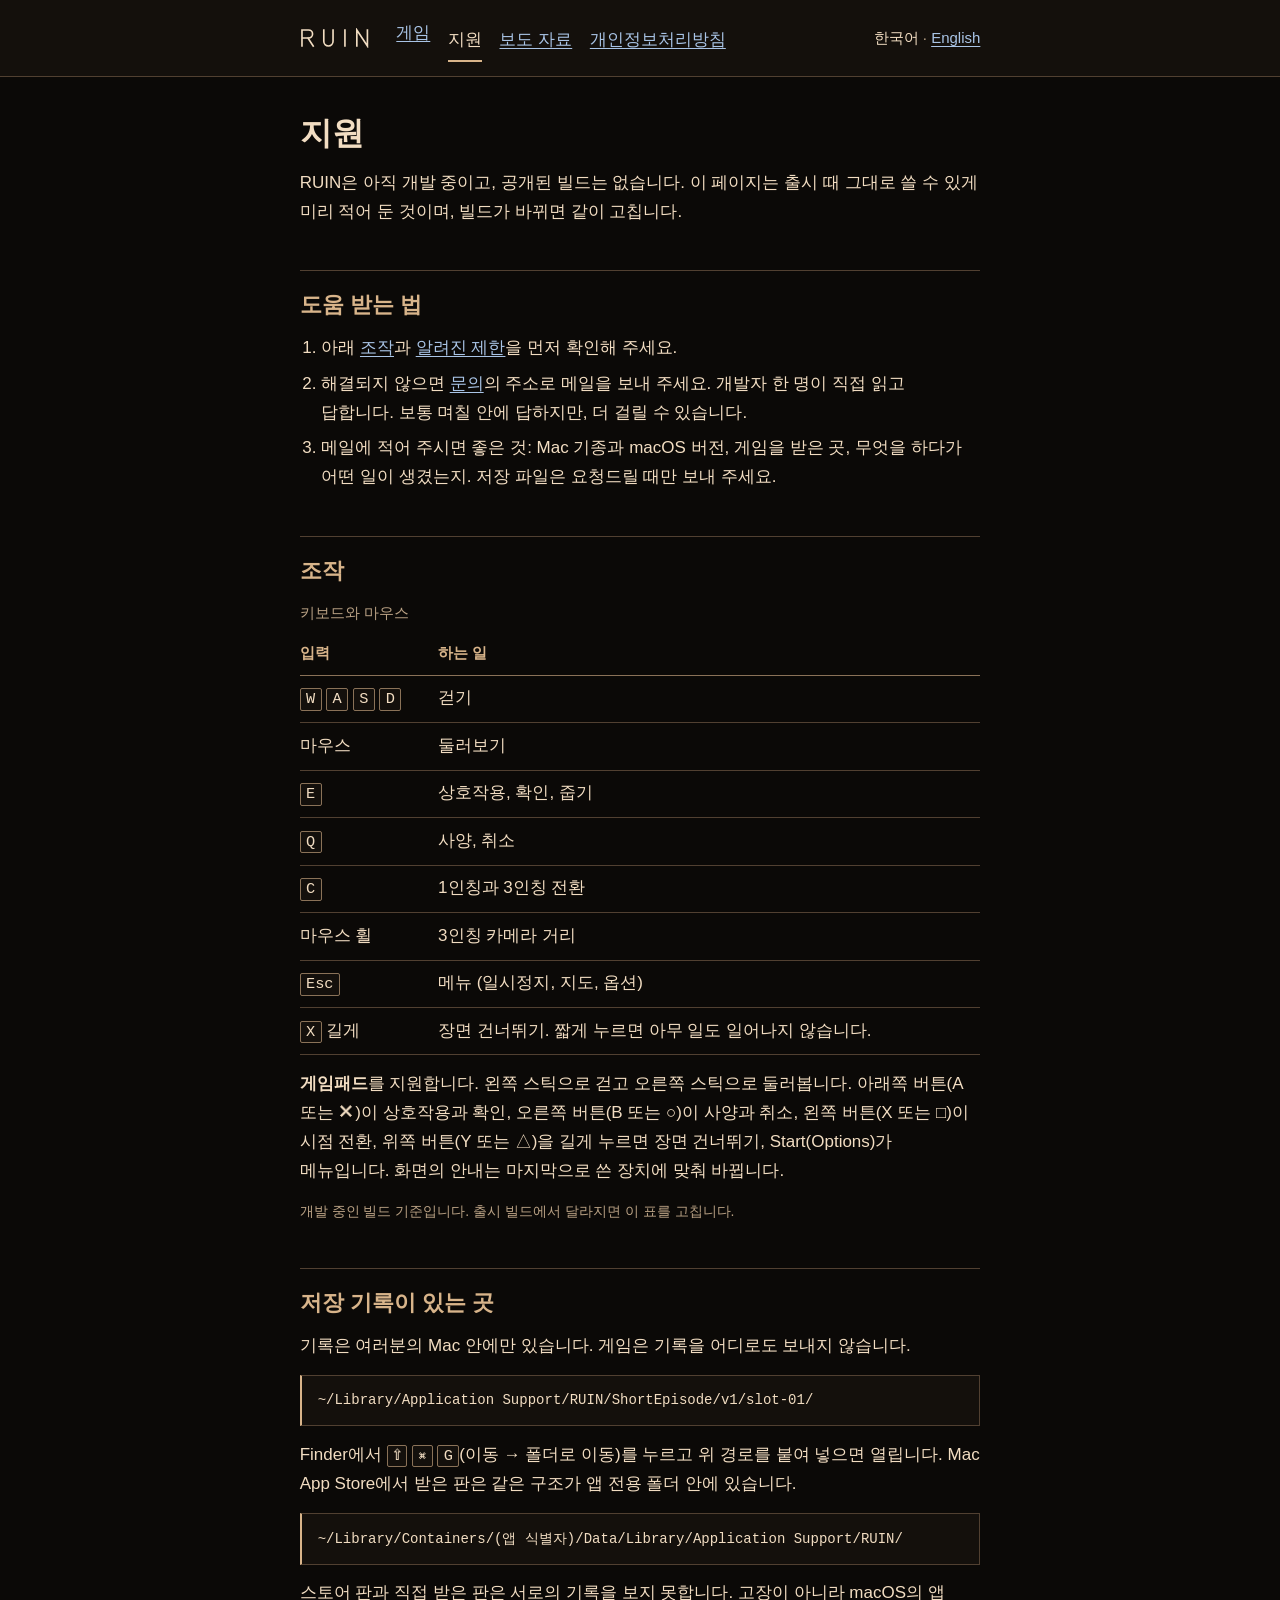
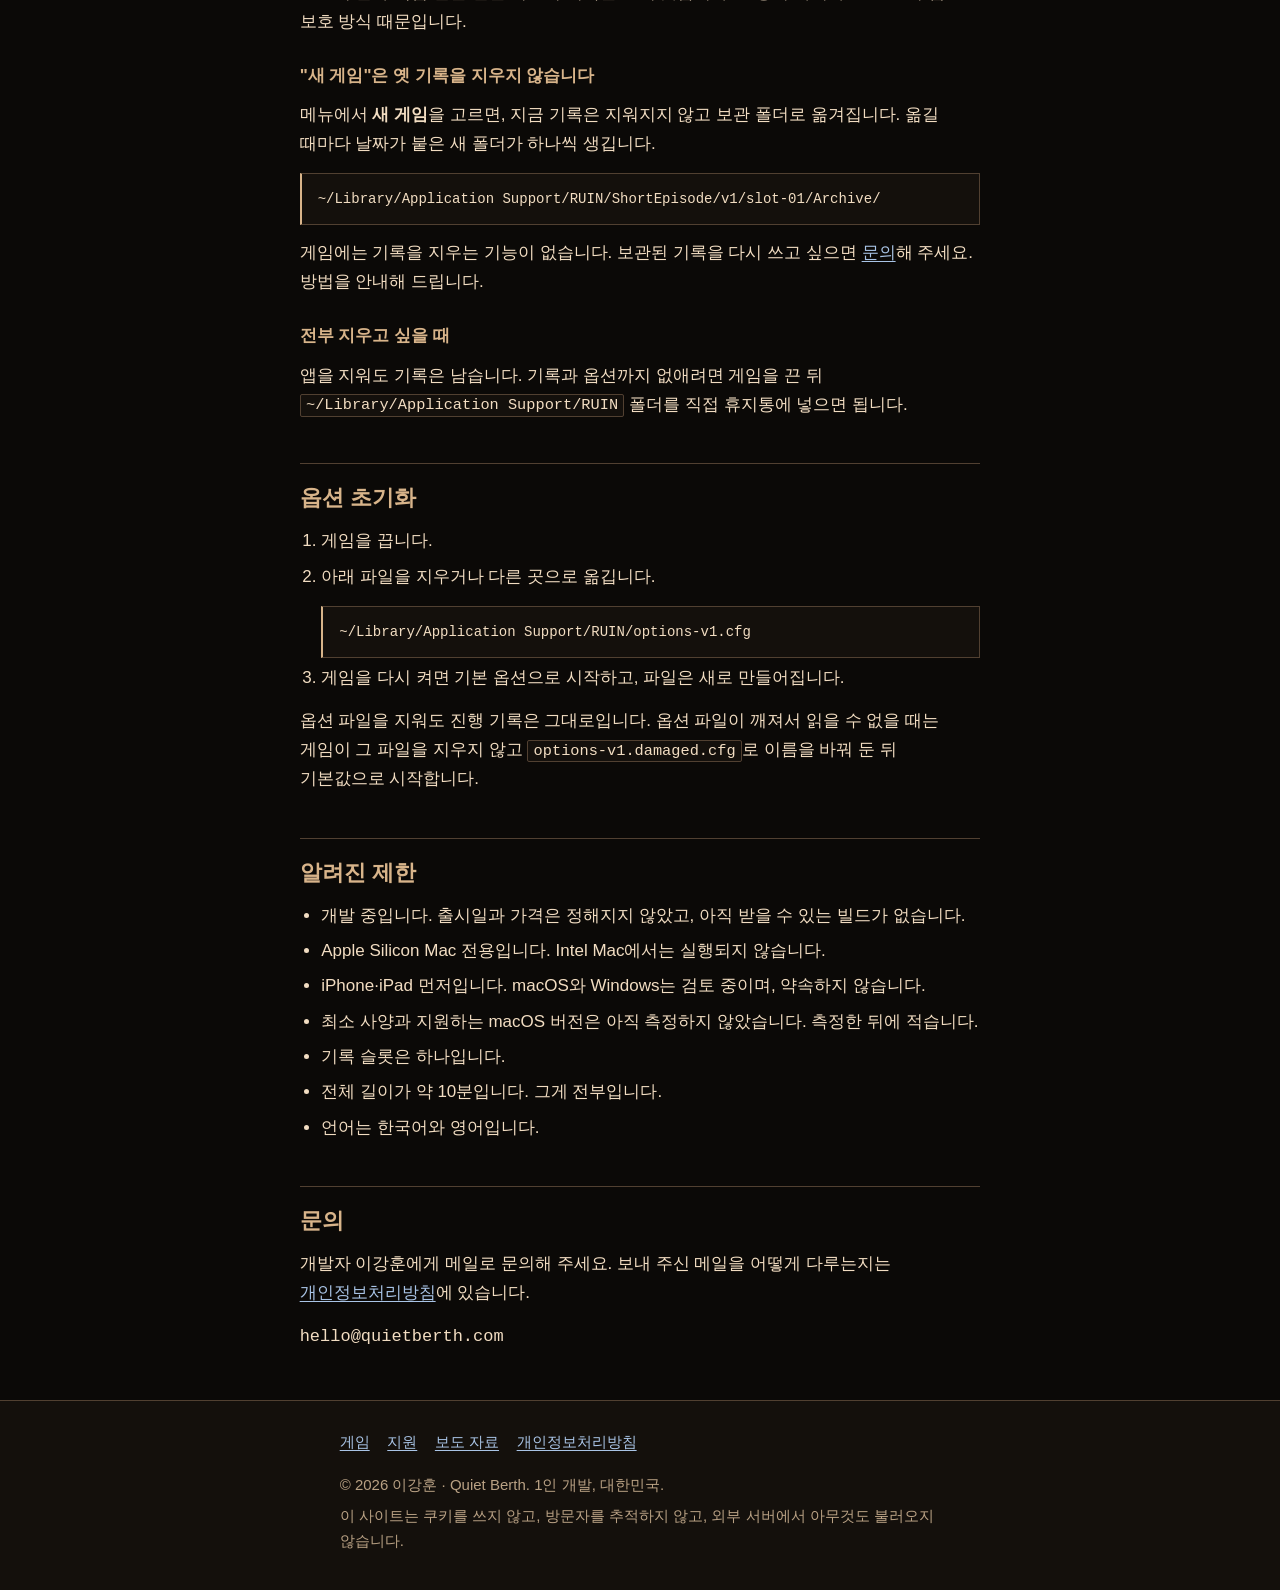
<file: ruin/support.html>
<!doctype html>
<html lang="ko">
<head>
  <meta charset="utf-8">
  <meta name="viewport" content="width=device-width, initial-scale=1">
  <meta http-equiv="Content-Security-Policy" content="default-src 'none'; style-src 'self'; img-src 'self'; base-uri 'none'; form-action 'none'">
  <meta name="referrer" content="no-referrer">
  <title>지원 · RUIN</title>
  <meta name="description" content="RUIN 지원: 조작, 저장 기록 위치, 새 게임의 기록 보관, 옵션 초기화, 알려진 제한, 문의.">
  <link rel="canonical" href="https://quietberth.com/ruin/support.html">
  <link rel="alternate" hreflang="ko" href="https://quietberth.com/ruin/support.html">
  <link rel="alternate" hreflang="en" href="https://quietberth.com/ruin/en/support.html">
  <link rel="alternate" hreflang="x-default" href="https://quietberth.com/ruin/support.html">
  <meta property="og:type" content="website">
  <meta property="og:site_name" content="RUIN: 첫 작업">
  <meta property="og:title" content="지원 · RUIN">
  <meta property="og:description" content="RUIN 지원: 조작, 저장 기록 위치, 새 게임의 기록 보관, 옵션 초기화, 알려진 제한, 문의.">
  <meta property="og:url" content="https://quietberth.com/ruin/support.html">
  <meta property="og:locale" content="ko_KR">
  <meta name="theme-color" content="#0b0907">
  <link rel="icon" href="assets/favicon.svg" type="image/svg+xml">
  <link rel="stylesheet" href="assets/style.css">
</head>
<body>
  <a class="skip" href="#main">본문으로 건너뛰기</a>
  <header class="site-header">
    <div class="wrap">
      <a class="brand" href="index.html"><img src="assets/wordmark.svg" alt="RUIN" width="92" height="24"></a>
      <nav aria-label="주 메뉴">
        <ul>
        <li><a href="index.html">게임</a></li>
        <li><a href="support.html" aria-current="page">지원</a></li>
        <li><a href="press.html">보도 자료</a></li>
        <li><a href="privacy.html">개인정보처리방침</a></li>
        </ul>
      </nav>
      <p class="lang" aria-label="언어"><span lang="ko">한국어</span> · <a href="en/support.html" lang="en" hreflang="en">English</a></p>
    </div>
  </header>
  <main id="main">
    <div class="wrap">
      <h1>지원</h1>
      <p class="lede">RUIN은 아직 개발 중이고, 공개된 빌드는 없습니다. 이 페이지는 출시 때 그대로 쓸 수 있게 미리 적어 둔 것이며, 빌드가 바뀌면 같이 고칩니다.</p>

      <h2 id="help">도움 받는 법</h2>
      <ol>
        <li>아래 <a href="#controls">조작</a>과 <a href="#known">알려진 제한</a>을 먼저 확인해 주세요.</li>
        <li>해결되지 않으면 <a href="#contact">문의</a>의 주소로 메일을 보내 주세요. 개발자 한 명이 직접 읽고 답합니다. 보통 며칠 안에 답하지만, 더 걸릴 수 있습니다.</li>
        <li>메일에 적어 주시면 좋은 것: Mac 기종과 macOS 버전, 게임을 받은 곳, 무엇을 하다가 어떤 일이 생겼는지. 저장 파일은 요청드릴 때만 보내 주세요.</li>
      </ol>

      <h2 id="controls">조작</h2>
      <div class="table-scroll">
        <table>
          <caption>키보드와 마우스</caption>
          <thead>
            <tr><th scope="col">입력</th><th scope="col">하는 일</th></tr>
          </thead>
          <tbody>
            <tr><th scope="row"><kbd>W</kbd> <kbd>A</kbd> <kbd>S</kbd> <kbd>D</kbd></th><td>걷기</td></tr>
            <tr><th scope="row">마우스</th><td>둘러보기</td></tr>
            <tr><th scope="row"><kbd>E</kbd></th><td>상호작용, 확인, 줍기</td></tr>
            <tr><th scope="row"><kbd>Q</kbd></th><td>사양, 취소</td></tr>
            <tr><th scope="row"><kbd>C</kbd></th><td>1인칭과 3인칭 전환</td></tr>
            <tr><th scope="row">마우스 휠</th><td>3인칭 카메라 거리</td></tr>
            <tr><th scope="row"><kbd>Esc</kbd></th><td>메뉴 (일시정지, 지도, 옵션)</td></tr>
            <tr><th scope="row"><kbd>X</kbd> 길게</th><td>장면 건너뛰기. 짧게 누르면 아무 일도 일어나지 않습니다.</td></tr>
          </tbody>
        </table>
      </div>
      <p><strong>게임패드</strong>를 지원합니다. 왼쪽 스틱으로 걷고 오른쪽 스틱으로 둘러봅니다. 아래쪽 버튼(A 또는 ✕)이 상호작용과 확인, 오른쪽 버튼(B 또는 ○)이 사양과 취소, 왼쪽 버튼(X 또는 □)이 시점 전환, 위쪽 버튼(Y 또는 △)을 길게 누르면 장면 건너뛰기, Start(Options)가 메뉴입니다. 화면의 안내는 마지막으로 쓴 장치에 맞춰 바뀝니다.</p>
      <p class="small muted">개발 중인 빌드 기준입니다. 출시 빌드에서 달라지면 이 표를 고칩니다.</p>

      <h2 id="saves">저장 기록이 있는 곳</h2>
      <p>기록은 여러분의 Mac 안에만 있습니다. 게임은 기록을 어디로도 보내지 않습니다.</p>
      <pre><code>~/Library/Application Support/RUIN/ShortEpisode/v1/slot-01/</code></pre>
      <p>Finder에서 <kbd>⇧</kbd> <kbd>⌘</kbd> <kbd>G</kbd>(이동 → 폴더로 이동)를 누르고 위 경로를 붙여 넣으면 열립니다. Mac App Store에서 받은 판은 같은 구조가 앱 전용 폴더 안에 있습니다.</p>
      <pre><code>~/Library/Containers/(앱 식별자)/Data/Library/Application Support/RUIN/</code></pre>
      <p>스토어 판과 직접 받은 판은 서로의 기록을 보지 못합니다. 고장이 아니라 macOS의 앱 보호 방식 때문입니다.</p>

      <h3 id="new-game">"새 게임"은 옛 기록을 지우지 않습니다</h3>
      <p>메뉴에서 <strong>새 게임</strong>을 고르면, 지금 기록은 지워지지 않고 보관 폴더로 옮겨집니다. 옮길 때마다 날짜가 붙은 새 폴더가 하나씩 생깁니다.</p>
      <pre><code>~/Library/Application Support/RUIN/ShortEpisode/v1/slot-01/Archive/</code></pre>
      <p>게임에는 기록을 지우는 기능이 없습니다. 보관된 기록을 다시 쓰고 싶으면 <a href="#contact">문의</a>해 주세요. 방법을 안내해 드립니다.</p>

      <h3 id="remove">전부 지우고 싶을 때</h3>
      <p>앱을 지워도 기록은 남습니다. 기록과 옵션까지 없애려면 게임을 끈 뒤 <code>~/Library/Application Support/RUIN</code> 폴더를 직접 휴지통에 넣으면 됩니다.</p>

      <h2 id="options">옵션 초기화</h2>
      <ol>
        <li>게임을 끕니다.</li>
        <li>아래 파일을 지우거나 다른 곳으로 옮깁니다.
          <pre><code>~/Library/Application Support/RUIN/options-v1.cfg</code></pre>
        </li>
        <li>게임을 다시 켜면 기본 옵션으로 시작하고, 파일은 새로 만들어집니다.</li>
      </ol>
      <p>옵션 파일을 지워도 진행 기록은 그대로입니다. 옵션 파일이 깨져서 읽을 수 없을 때는 게임이 그 파일을 지우지 않고 <code>options-v1.damaged.cfg</code>로 이름을 바꿔 둔 뒤 기본값으로 시작합니다.</p>

      <h2 id="known">알려진 제한</h2>
      <ul>
        <li>개발 중입니다. 출시일과 가격은 정해지지 않았고, 아직 받을 수 있는 빌드가 없습니다.</li>
        <li>Apple Silicon Mac 전용입니다. Intel Mac에서는 실행되지 않습니다.</li>
        <li>iPhone·iPad 먼저입니다. macOS와 Windows는 검토 중이며, 약속하지 않습니다.</li>
        <li>최소 사양과 지원하는 macOS 버전은 아직 측정하지 않았습니다. 측정한 뒤에 적습니다.</li>
        <li>기록 슬롯은 하나입니다.</li>
        <li>전체 길이가 약 10분입니다. 그게 전부입니다.</li>
        <li>언어는 한국어와 영어입니다.</li>
      </ul>

      <h2 id="contact">문의</h2>
      <p>개발자 이강훈에게 메일로 문의해 주세요. 보내 주신 메일을 어떻게 다루는지는 <a href="privacy.html#email">개인정보처리방침</a>에 있습니다.</p>
      <p class="contact">hello@quietberth.com</p>
    </div>
  </main>
  <footer class="site-footer">
    <div class="wrap">
      <nav aria-label="바닥 메뉴">
        <ul>
        <li><a href="index.html">게임</a></li>
        <li><a href="support.html">지원</a></li>
        <li><a href="press.html">보도 자료</a></li>
        <li><a href="privacy.html">개인정보처리방침</a></li>
        </ul>
      </nav>
      <p>© 2026 이강훈 · Quiet Berth. 1인 개발, 대한민국.</p>
      <p>이 사이트는 쿠키를 쓰지 않고, 방문자를 추적하지 않고, 외부 서버에서 아무것도 불러오지 않습니다.</p>
    </div>
  </footer>
</body>
</html>
</file>
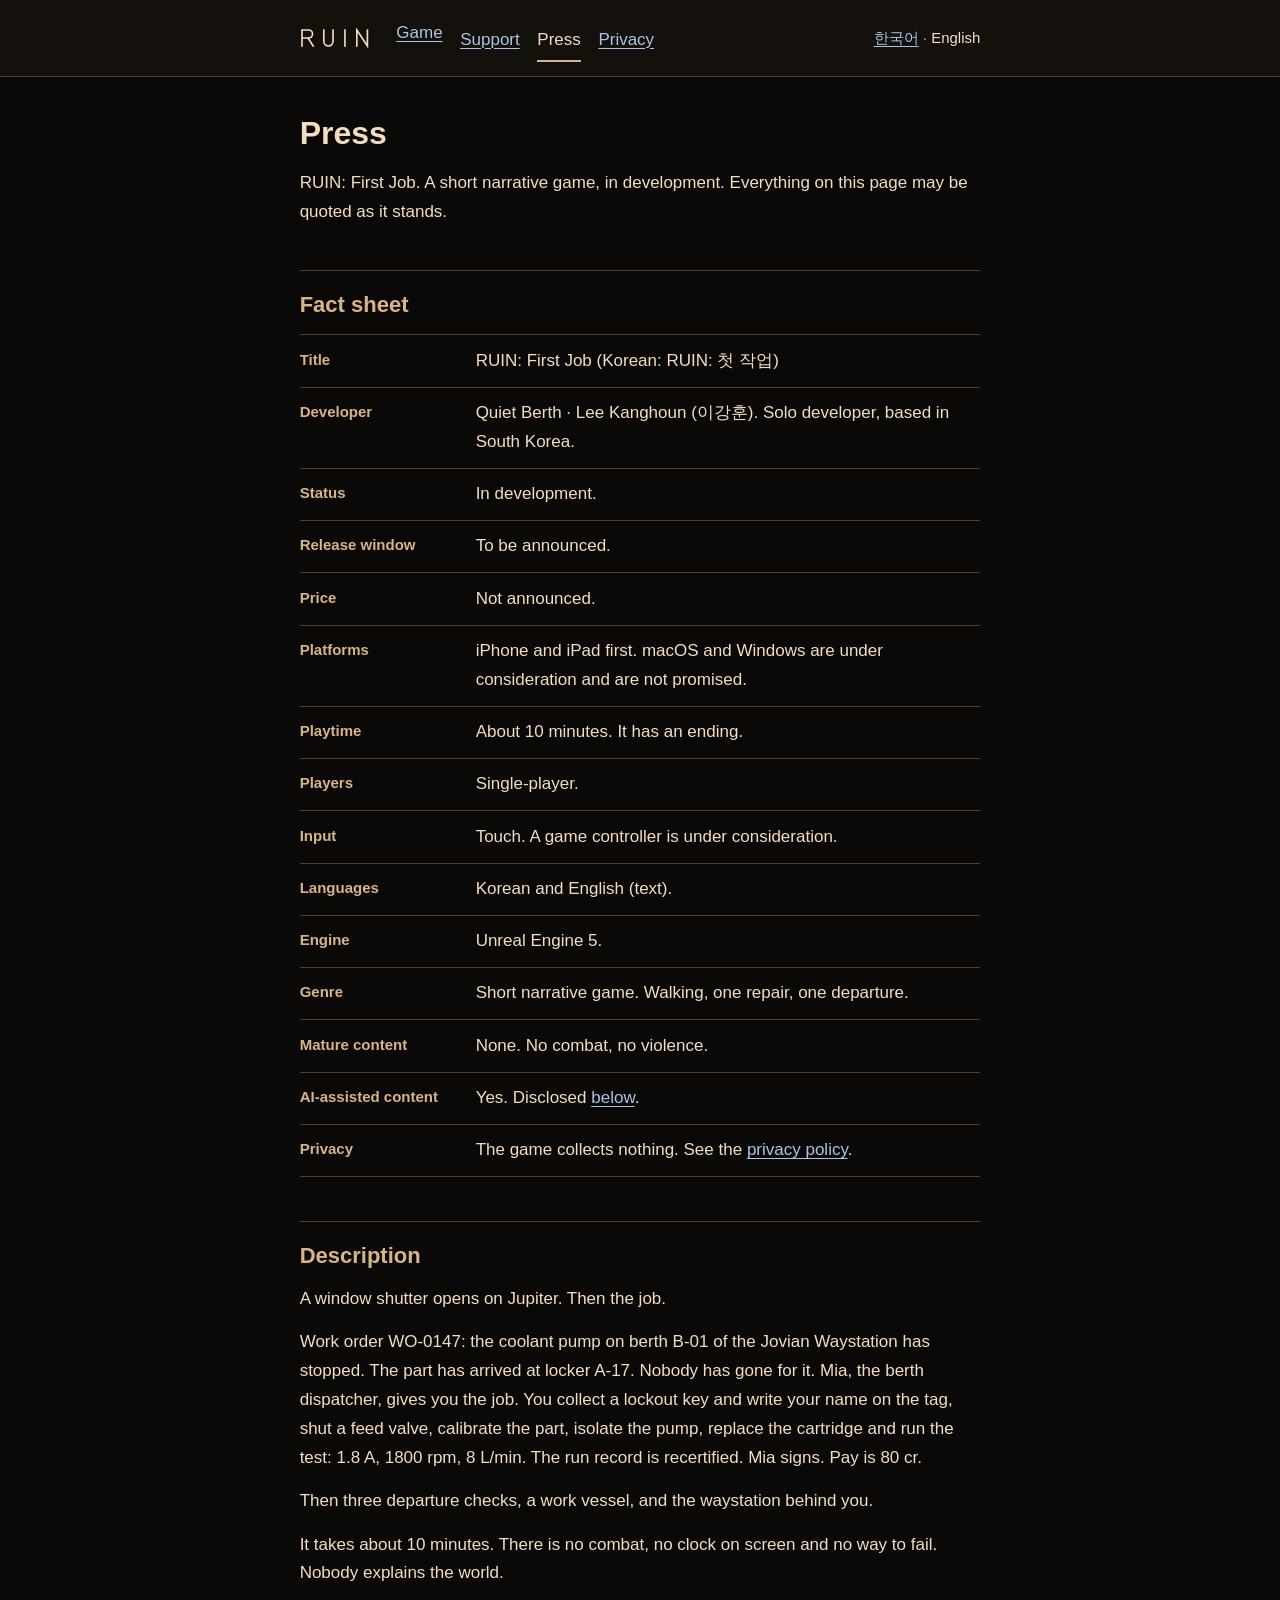
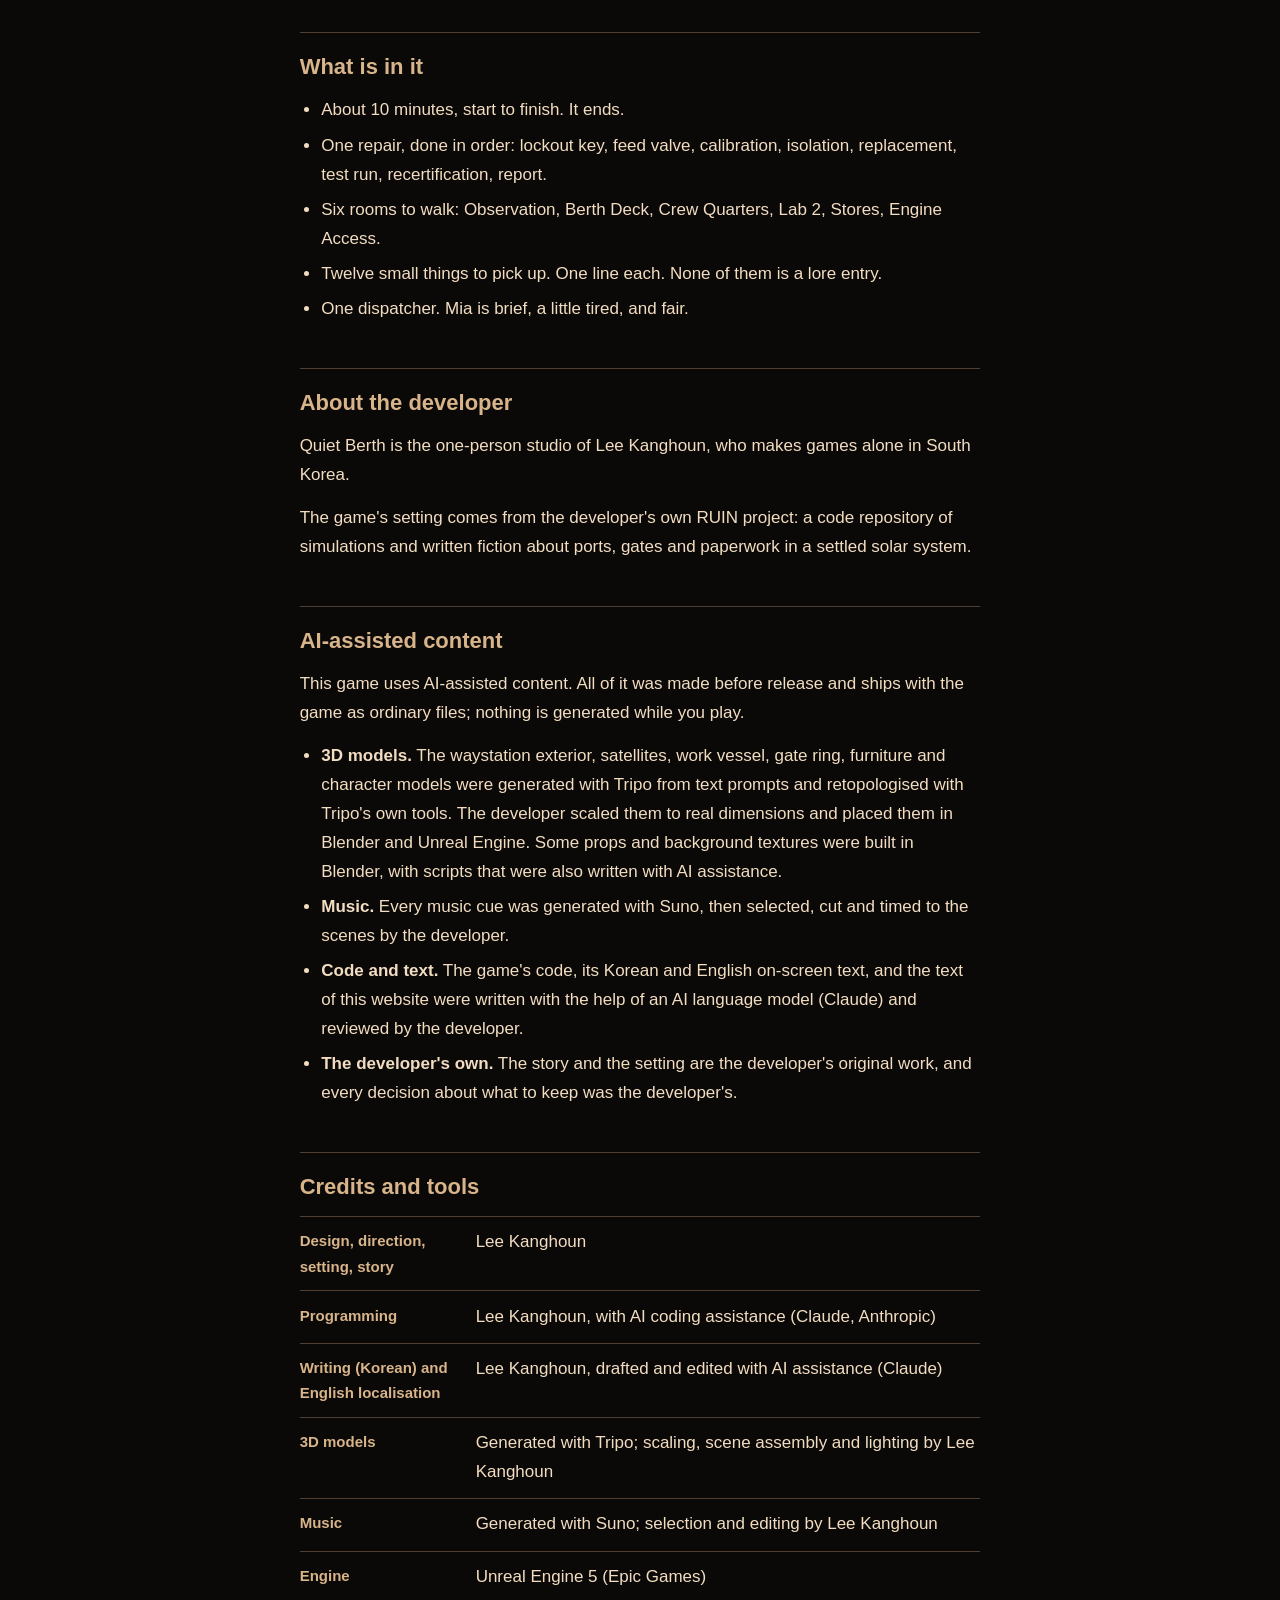
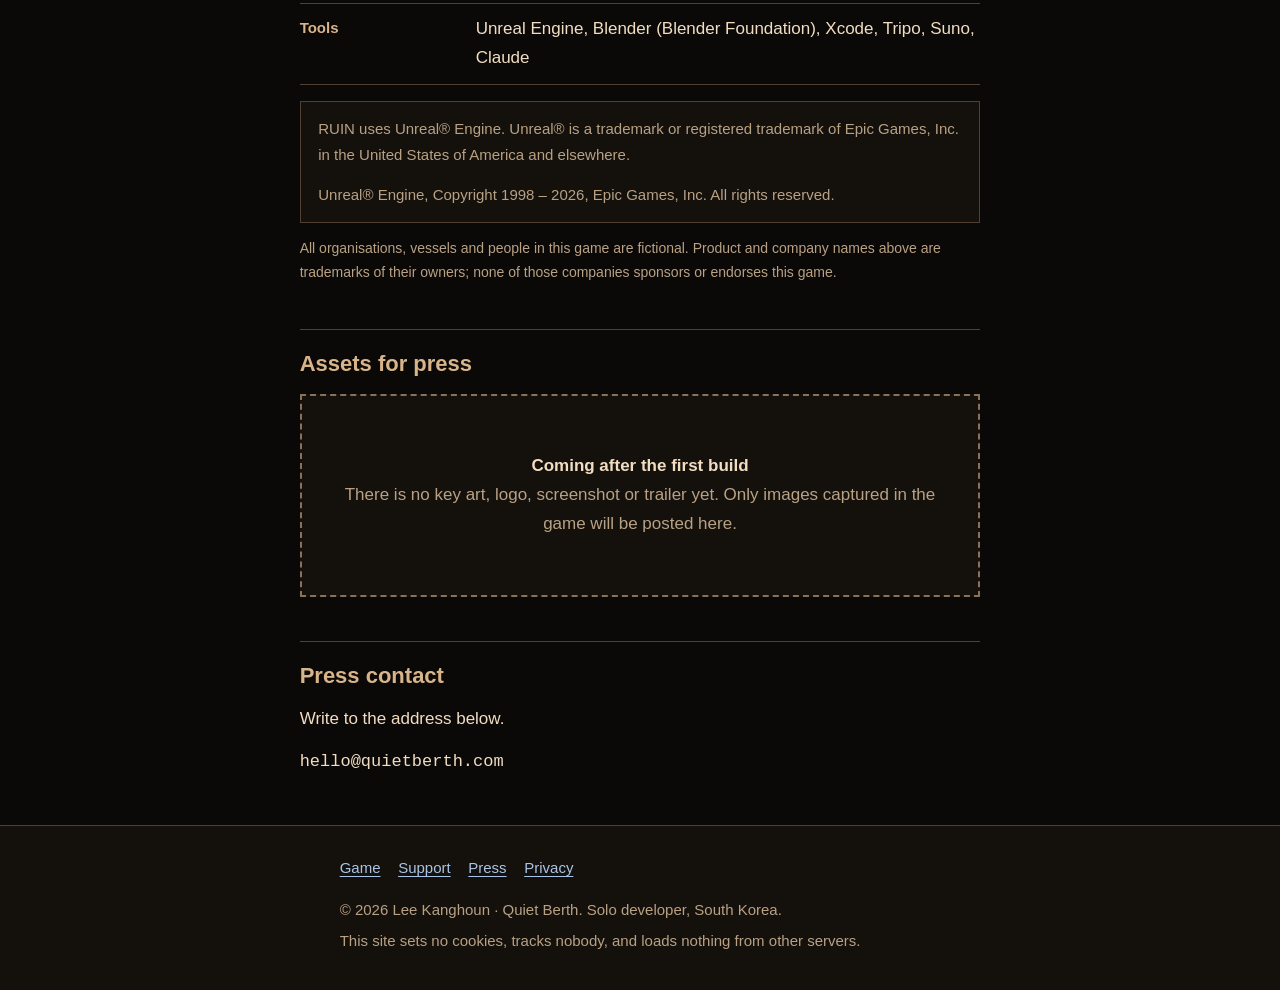
<file: ruin/en/press.html>
<!doctype html>
<html lang="en">
<head>
  <meta charset="utf-8">
  <meta name="viewport" content="width=device-width, initial-scale=1">
  <meta http-equiv="Content-Security-Policy" content="default-src 'none'; style-src 'self'; img-src 'self'; base-uri 'none'; form-action 'none'">
  <meta name="referrer" content="no-referrer">
  <title>Press · RUIN</title>
  <meta name="description" content="RUIN: First Job fact sheet, description, credits and tools, and the AI-assisted content disclosure.">
  <link rel="canonical" href="https://quietberth.com/ruin/en/press.html">
  <link rel="alternate" hreflang="ko" href="https://quietberth.com/ruin/press.html">
  <link rel="alternate" hreflang="en" href="https://quietberth.com/ruin/en/press.html">
  <link rel="alternate" hreflang="x-default" href="https://quietberth.com/ruin/press.html">
  <meta property="og:type" content="website">
  <meta property="og:site_name" content="RUIN: First Job">
  <meta property="og:title" content="Press · RUIN">
  <meta property="og:description" content="RUIN: First Job fact sheet, description, credits and tools, and the AI-assisted content disclosure.">
  <meta property="og:url" content="https://quietberth.com/ruin/en/press.html">
  <meta property="og:locale" content="en_GB">
  <meta name="theme-color" content="#0b0907">
  <link rel="icon" href="../assets/favicon.svg" type="image/svg+xml">
  <link rel="stylesheet" href="../assets/style.css">
</head>
<body>
  <a class="skip" href="#main">Skip to content</a>
  <header class="site-header">
    <div class="wrap">
      <a class="brand" href="index.html"><img src="../assets/wordmark.svg" alt="RUIN" width="92" height="24"></a>
      <nav aria-label="Main">
        <ul>
        <li><a href="index.html">Game</a></li>
        <li><a href="support.html">Support</a></li>
        <li><a href="press.html" aria-current="page">Press</a></li>
        <li><a href="privacy.html">Privacy</a></li>
        </ul>
      </nav>
      <p class="lang" aria-label="Language"><a href="../press.html" lang="ko" hreflang="ko">한국어</a> · <span lang="en">English</span></p>
    </div>
  </header>
  <main id="main">
    <div class="wrap">
      <h1>Press</h1>
      <p class="lede">RUIN: First Job. A short narrative game, in development. Everything on this page may be quoted as it stands.</p>

      <h2 id="factsheet">Fact sheet</h2>
      <dl class="facts">
        <dt>Title</dt>
        <dd>RUIN: First Job (Korean: <span lang="ko">RUIN: 첫 작업</span>)</dd>
        <dt>Developer</dt>
        <dd>Quiet Berth · Lee Kanghoun (<span lang="ko">이강훈</span>). Solo developer, based in South Korea.</dd>
        <dt>Status</dt>
        <dd>In development.</dd>
        <dt>Release window</dt>
        <dd>To be announced.</dd>
        <dt>Price</dt>
        <dd>Not announced.</dd>
        <dt>Platforms</dt>
        <dd>iPhone and iPad first. macOS and Windows are under consideration and are not promised.</dd>
        <dt>Playtime</dt>
        <dd>About 10 minutes. It has an ending.</dd>
        <dt>Players</dt>
        <dd>Single-player.</dd>
        <dt>Input</dt>
        <dd>Touch. A game controller is under consideration.</dd>
        <dt>Languages</dt>
        <dd>Korean and English (text).</dd>
        <dt>Engine</dt>
        <dd>Unreal Engine 5.</dd>
        <dt>Genre</dt>
        <dd>Short narrative game. Walking, one repair, one departure.</dd>
        <dt>Mature content</dt>
        <dd>None. No combat, no violence.</dd>
        <dt>AI-assisted content</dt>
        <dd>Yes. Disclosed <a href="#ai">below</a>.</dd>
        <dt>Privacy</dt>
        <dd>The game collects nothing. See the <a href="privacy.html">privacy policy</a>.</dd>
      </dl>

      <h2 id="description">Description</h2>
      <p>A window shutter opens on Jupiter. Then the job.</p>
      <p>Work order WO-0147: the coolant pump on berth B-01 of the Jovian Waystation has stopped. The part has arrived at locker A-17. Nobody has gone for it. Mia, the berth dispatcher, gives you the job. You collect a lockout key and write your name on the tag, shut a feed valve, calibrate the part, isolate the pump, replace the cartridge and run the test: 1.8 A, 1800 rpm, 8 L/min. The run record is recertified. Mia signs. Pay is 80 cr.</p>
      <p>Then three departure checks, a work vessel, and the waystation behind you.</p>
      <p>It takes about 10 minutes. There is no combat, no clock on screen and no way to fail. Nobody explains the world.</p>

      <h2 id="features">What is in it</h2>
      <ul>
        <li>About 10 minutes, start to finish. It ends.</li>
        <li>One repair, done in order: lockout key, feed valve, calibration, isolation, replacement, test run, recertification, report.</li>
        <li>Six rooms to walk: Observation, Berth Deck, Crew Quarters, Lab 2, Stores, Engine Access.</li>
        <li>Twelve small things to pick up. One line each. None of them is a lore entry.</li>
        <li>One dispatcher. Mia is brief, a little tired, and fair.</li>
      </ul>

      <h2 id="developer">About the developer</h2>
      <p>Quiet Berth is the one-person studio of Lee Kanghoun, who makes games alone in South Korea.</p>
      <p>The game's setting comes from the developer's own RUIN project: a code repository of simulations and written fiction about ports, gates and paperwork in a settled solar system.</p>

      <h2 id="ai">AI-assisted content</h2>
      <p>This game uses AI-assisted content. All of it was made before release and ships with the game as ordinary files; nothing is generated while you play.</p>
      <ul>
        <li><strong>3D models.</strong> The waystation exterior, satellites, work vessel, gate ring, furniture and character models were generated with Tripo from text prompts and retopologised with Tripo's own tools. The developer scaled them to real dimensions and placed them in Blender and Unreal Engine. Some props and background textures were built in Blender, with scripts that were also written with AI assistance.</li>
        <li><strong>Music.</strong> Every music cue was generated with Suno, then selected, cut and timed to the scenes by the developer.</li>
        <li><strong>Code and text.</strong> The game's code, its Korean and English on-screen text, and the text of this website were written with the help of an AI language model (Claude) and reviewed by the developer.</li>
        <li><strong>The developer's own.</strong> The story and the setting are the developer's original work, and every decision about what to keep was the developer's.</li>
      </ul>

      <h2 id="credits">Credits and tools</h2>
      <dl class="facts">
        <dt>Design, direction, setting, story</dt>
        <dd>Lee Kanghoun</dd>
        <dt>Programming</dt>
        <dd>Lee Kanghoun, with AI coding assistance (Claude, Anthropic)</dd>
        <dt>Writing (Korean) and English localisation</dt>
        <dd>Lee Kanghoun, drafted and edited with AI assistance (Claude)</dd>
        <dt>3D models</dt>
        <dd>Generated with Tripo; scaling, scene assembly and lighting by Lee Kanghoun</dd>
        <dt>Music</dt>
        <dd>Generated with Suno; selection and editing by Lee Kanghoun</dd>
        <dt>Engine</dt>
        <dd>Unreal Engine 5 (Epic Games)</dd>
        <dt>Tools</dt>
        <dd>Unreal Engine, Blender (Blender Foundation), Xcode, Tripo, Suno, Claude</dd>
      </dl>
      <div class="notice" lang="en">
        <p>RUIN uses Unreal® Engine. Unreal® is a trademark or registered trademark of Epic Games, Inc. in the United States of America and elsewhere.</p>
        <p>Unreal® Engine, Copyright 1998 – 2026, Epic Games, Inc. All rights reserved.</p>
      </div>
      <p class="small muted">All organisations, vessels and people in this game are fictional. Product and company names above are trademarks of their owners; none of those companies sponsors or endorses this game.</p>

      <h2 id="assets">Assets for press</h2>
      <div class="placeholder" role="note">
        <strong>Coming after the first build</strong>
        <span>There is no key art, logo, screenshot or trailer yet. Only images captured in the game will be posted here.</span>
      </div>

      <h2 id="contact">Press contact</h2>
      <p>Write to the address below.</p>
      <p class="contact">hello@quietberth.com</p>
    </div>
  </main>
  <footer class="site-footer">
    <div class="wrap">
      <nav aria-label="Footer">
        <ul>
        <li><a href="index.html">Game</a></li>
        <li><a href="support.html">Support</a></li>
        <li><a href="press.html">Press</a></li>
        <li><a href="privacy.html">Privacy</a></li>
        </ul>
      </nav>
      <p>© 2026 Lee Kanghoun · Quiet Berth. Solo developer, South Korea.</p>
      <p>This site sets no cookies, tracks nobody, and loads nothing from other servers.</p>
    </div>
  </footer>
</body>
</html>
</file>
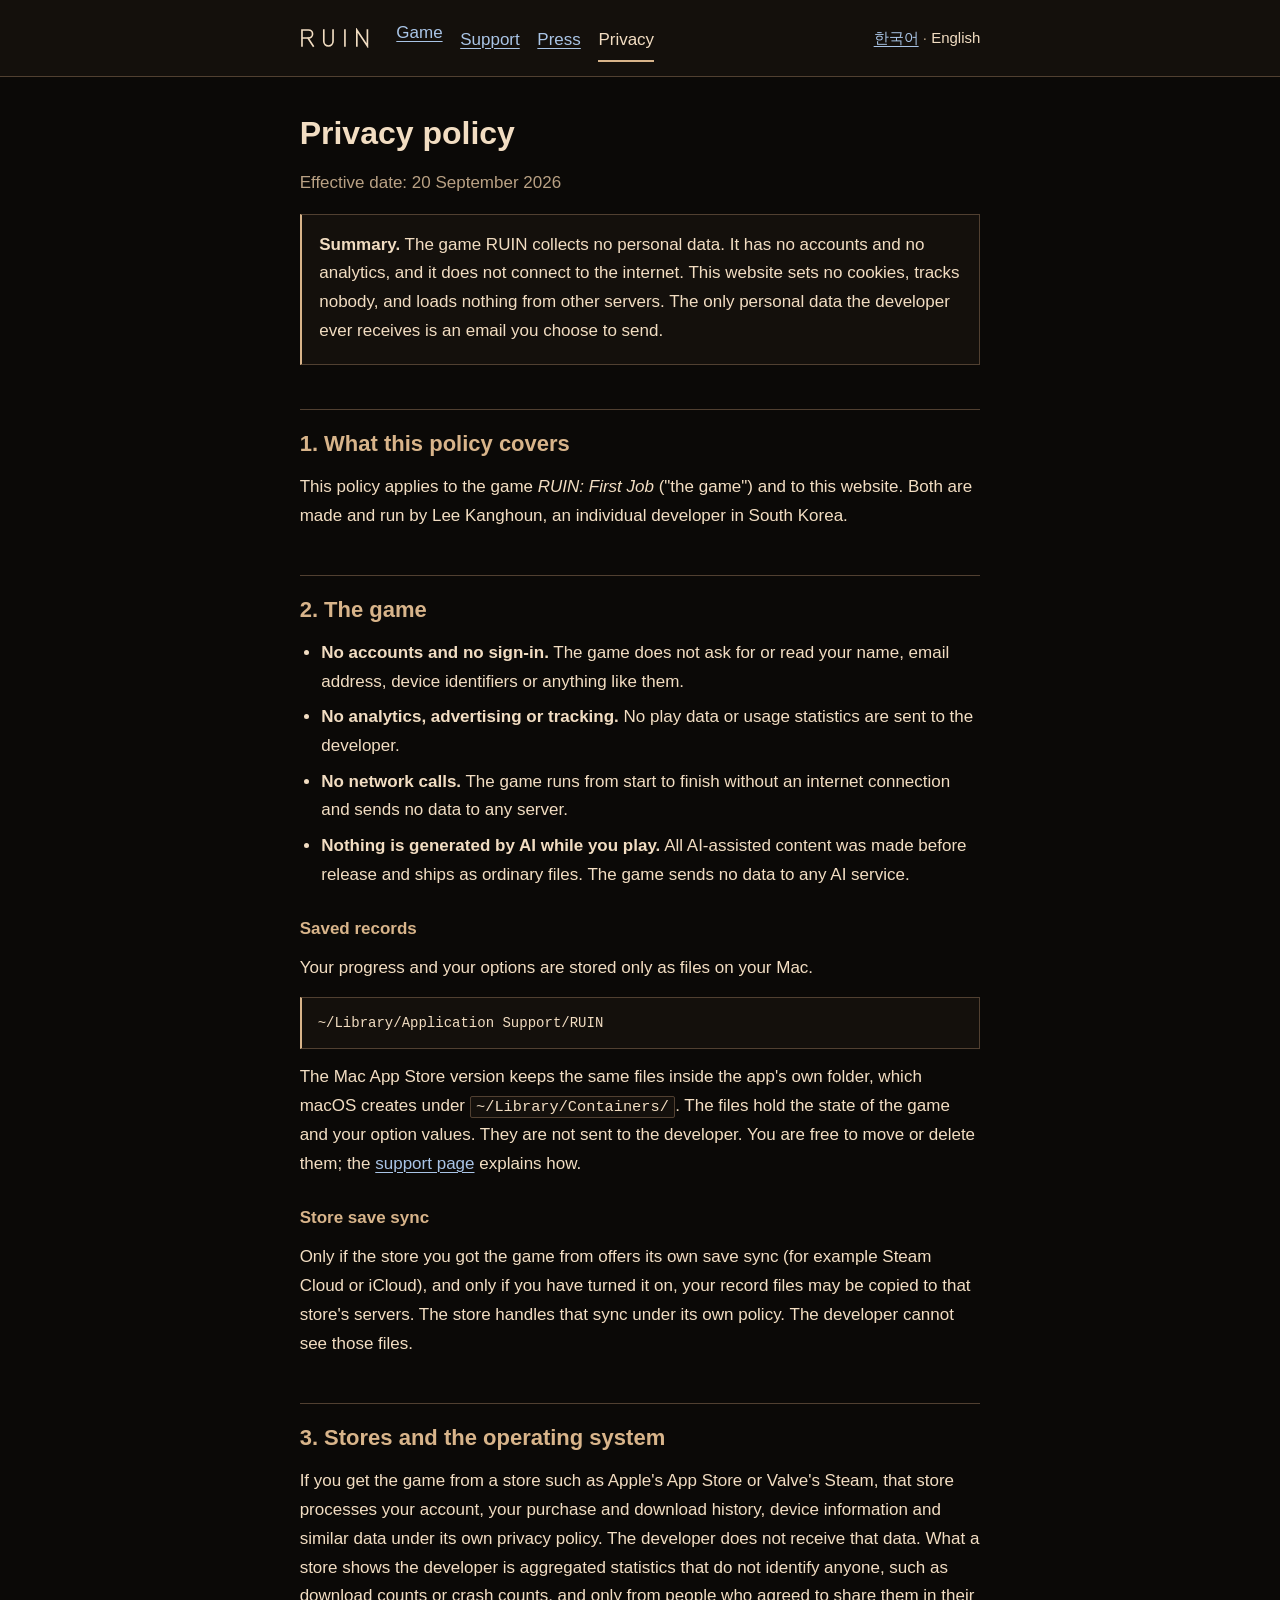
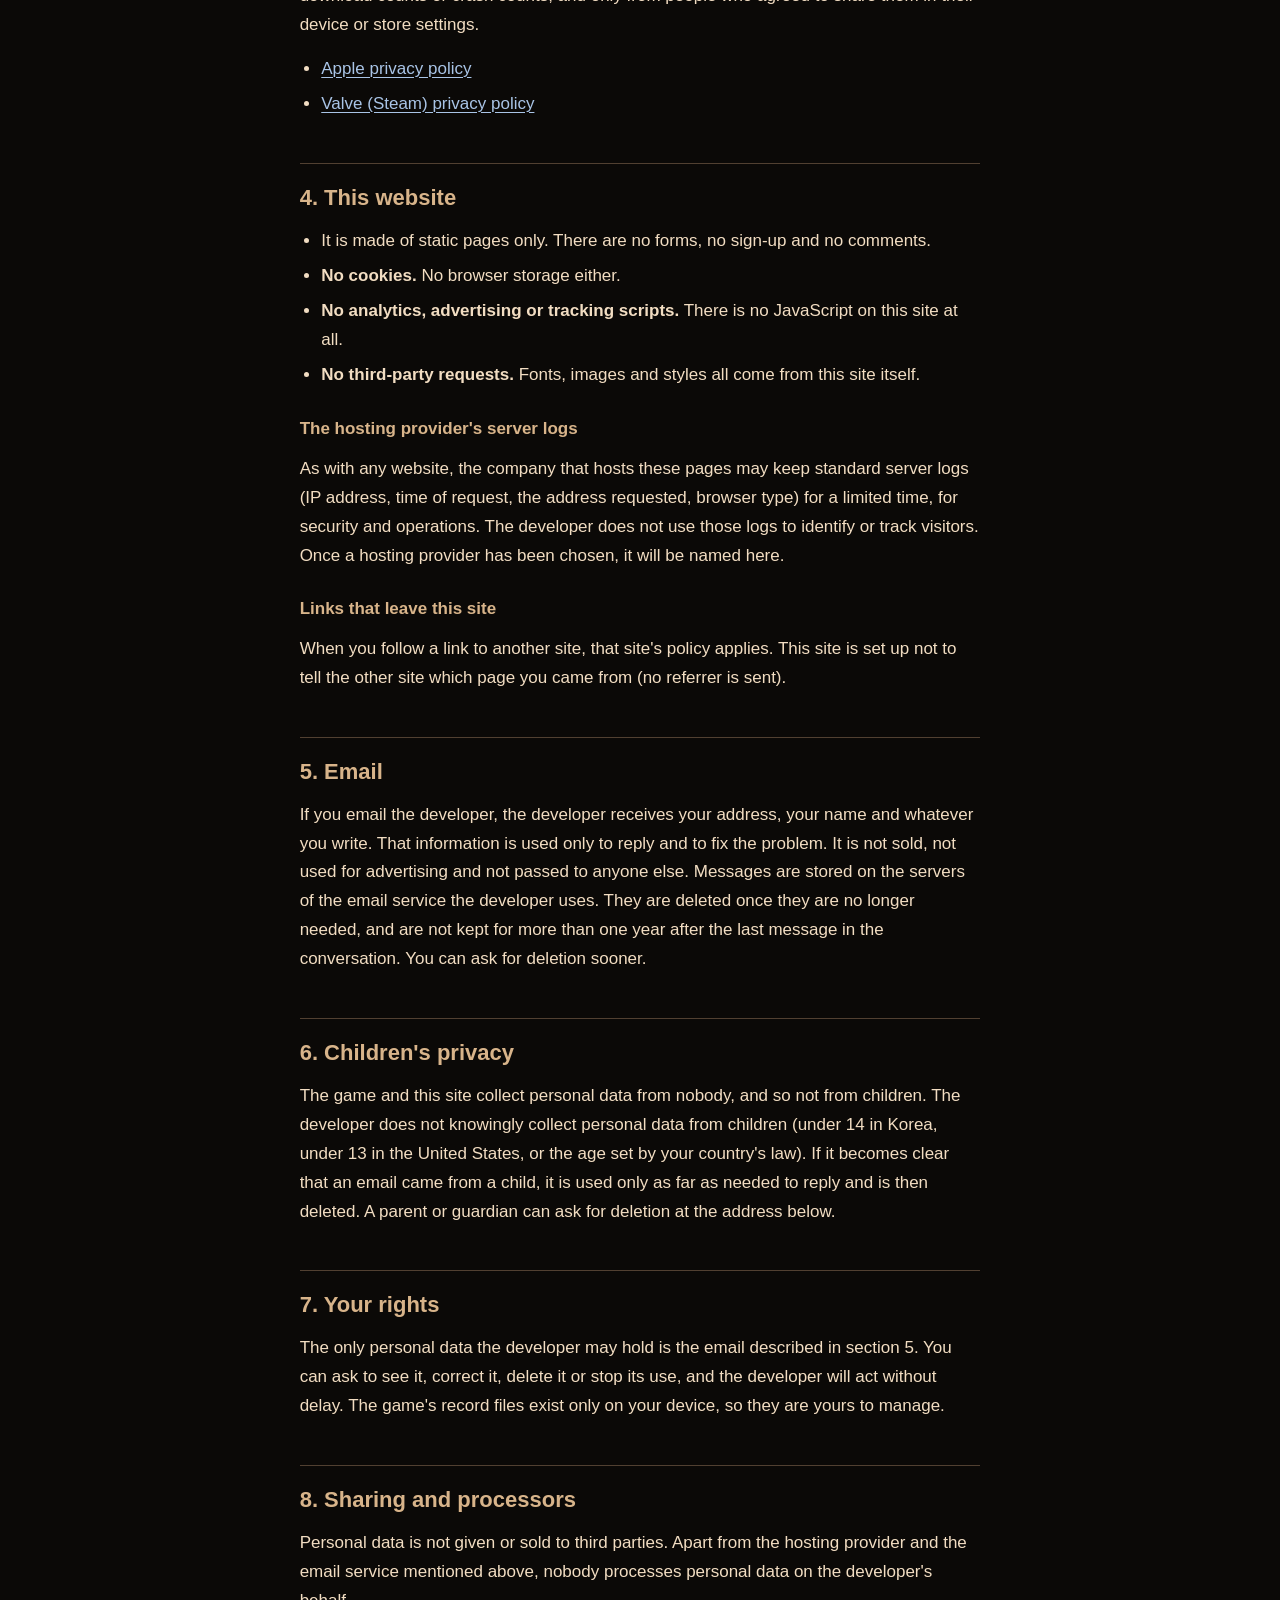
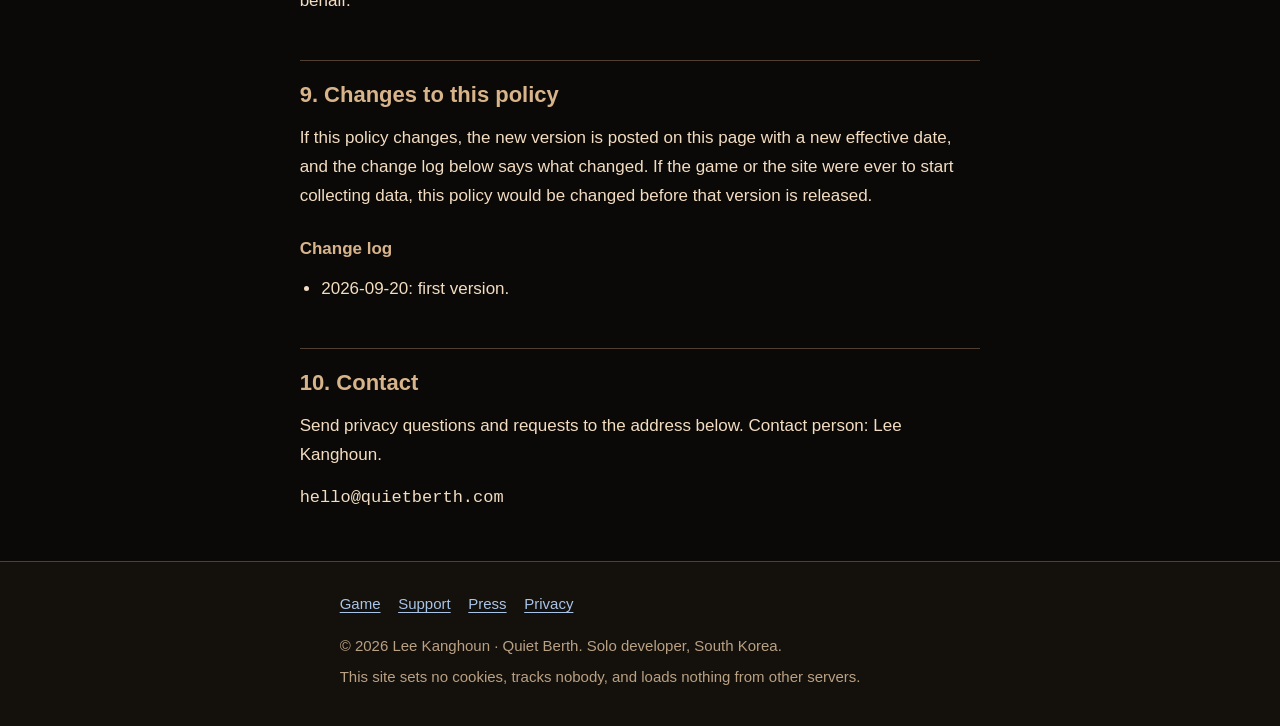
<file: ruin/en/privacy.html>
<!doctype html>
<html lang="en">
<head>
  <meta charset="utf-8">
  <meta name="viewport" content="width=device-width, initial-scale=1">
  <meta http-equiv="Content-Security-Policy" content="default-src 'none'; style-src 'self'; img-src 'self'; base-uri 'none'; form-action 'none'">
  <meta name="referrer" content="no-referrer">
  <title>Privacy policy · RUIN</title>
  <meta name="description" content="RUIN collects no personal data: no accounts, no analytics, no network calls. This site sets no cookies and makes no third-party requests.">
  <link rel="canonical" href="https://quietberth.com/ruin/en/privacy.html">
  <link rel="alternate" hreflang="ko" href="https://quietberth.com/ruin/privacy.html">
  <link rel="alternate" hreflang="en" href="https://quietberth.com/ruin/en/privacy.html">
  <link rel="alternate" hreflang="x-default" href="https://quietberth.com/ruin/privacy.html">
  <meta property="og:type" content="website">
  <meta property="og:site_name" content="RUIN: First Job">
  <meta property="og:title" content="Privacy policy · RUIN">
  <meta property="og:description" content="RUIN collects no personal data: no accounts, no analytics, no network calls. This site sets no cookies and makes no third-party requests.">
  <meta property="og:url" content="https://quietberth.com/ruin/en/privacy.html">
  <meta property="og:locale" content="en_GB">
  <meta name="theme-color" content="#0b0907">
  <link rel="icon" href="../assets/favicon.svg" type="image/svg+xml">
  <link rel="stylesheet" href="../assets/style.css">
</head>
<body>
  <a class="skip" href="#main">Skip to content</a>
  <header class="site-header">
    <div class="wrap">
      <a class="brand" href="index.html"><img src="../assets/wordmark.svg" alt="RUIN" width="92" height="24"></a>
      <nav aria-label="Main">
        <ul>
        <li><a href="index.html">Game</a></li>
        <li><a href="support.html">Support</a></li>
        <li><a href="press.html">Press</a></li>
        <li><a href="privacy.html" aria-current="page">Privacy</a></li>
        </ul>
      </nav>
      <p class="lang" aria-label="Language"><a href="../privacy.html" lang="ko" hreflang="ko">한국어</a> · <span lang="en">English</span></p>
    </div>
  </header>
  <main id="main">
    <div class="wrap">
      <h1>Privacy policy</h1>
      <p class="muted">Effective date: <time datetime="2026-09-20">20 September 2026</time></p>

      <div class="card">
        <p><strong>Summary.</strong> The game RUIN collects no personal data. It has no accounts and no analytics, and it does not connect to the internet. This website sets no cookies, tracks nobody, and loads nothing from other servers. The only personal data the developer ever receives is an email you choose to send.</p>
      </div>

      <h2 id="scope">1. What this policy covers</h2>
      <p>This policy applies to the game <cite>RUIN: First Job</cite> ("the game") and to this website. Both are made and run by Lee Kanghoun, an individual developer in South Korea.</p>

      <h2 id="game">2. The game</h2>
      <ul>
        <li><strong>No accounts and no sign-in.</strong> The game does not ask for or read your name, email address, device identifiers or anything like them.</li>
        <li><strong>No analytics, advertising or tracking.</strong> No play data or usage statistics are sent to the developer.</li>
        <li><strong>No network calls.</strong> The game runs from start to finish without an internet connection and sends no data to any server.</li>
        <li><strong>Nothing is generated by AI while you play.</strong> All AI-assisted content was made before release and ships as ordinary files. The game sends no data to any AI service.</li>
      </ul>

      <h3 id="saves">Saved records</h3>
      <p>Your progress and your options are stored only as files on your Mac.</p>
      <pre><code>~/Library/Application Support/RUIN</code></pre>
      <p>The Mac App Store version keeps the same files inside the app's own folder, which macOS creates under <code>~/Library/Containers/</code>. The files hold the state of the game and your option values. They are not sent to the developer. You are free to move or delete them; the <a href="support.html#saves">support page</a> explains how.</p>

      <h3 id="cloud">Store save sync</h3>
      <p>Only if the store you got the game from offers its own save sync (for example Steam Cloud or iCloud), and only if you have turned it on, your record files may be copied to that store's servers. The store handles that sync under its own policy. The developer cannot see those files.</p>

      <h2 id="stores">3. Stores and the operating system</h2>
      <p>If you get the game from a store such as Apple's App Store or Valve's Steam, that store processes your account, your purchase and download history, device information and similar data under its own privacy policy. The developer does not receive that data. What a store shows the developer is aggregated statistics that do not identify anyone, such as download counts or crash counts, and only from people who agreed to share them in their device or store settings.</p>
      <ul>
        <li><a href="https://www.apple.com/legal/privacy/" rel="noopener noreferrer">Apple privacy policy</a></li>
        <li><a href="https://store.steampowered.com/privacy_agreement/" rel="noopener noreferrer">Valve (Steam) privacy policy</a></li>
      </ul>

      <h2 id="website">4. This website</h2>
      <ul>
        <li>It is made of static pages only. There are no forms, no sign-up and no comments.</li>
        <li><strong>No cookies.</strong> No browser storage either.</li>
        <li><strong>No analytics, advertising or tracking scripts.</strong> There is no JavaScript on this site at all.</li>
        <li><strong>No third-party requests.</strong> Fonts, images and styles all come from this site itself.</li>
      </ul>
      <h3 id="logs">The hosting provider's server logs</h3>
      <p>As with any website, the company that hosts these pages may keep standard server logs (IP address, time of request, the address requested, browser type) for a limited time, for security and operations. The developer does not use those logs to identify or track visitors. Once a hosting provider has been chosen, it will be named here.</p>
      <h3 id="links">Links that leave this site</h3>
      <p>When you follow a link to another site, that site's policy applies. This site is set up not to tell the other site which page you came from (no referrer is sent).</p>

      <h2 id="email">5. Email</h2>
      <p>If you email the developer, the developer receives your address, your name and whatever you write. That information is used only to reply and to fix the problem. It is not sold, not used for advertising and not passed to anyone else. Messages are stored on the servers of the email service the developer uses. They are deleted once they are no longer needed, and are not kept for more than one year after the last message in the conversation. You can ask for deletion sooner.</p>

      <h2 id="children">6. Children's privacy</h2>
      <p>The game and this site collect personal data from nobody, and so not from children. The developer does not knowingly collect personal data from children (under 14 in Korea, under 13 in the United States, or the age set by your country's law). If it becomes clear that an email came from a child, it is used only as far as needed to reply and is then deleted. A parent or guardian can ask for deletion at the address below.</p>

      <h2 id="rights">7. Your rights</h2>
      <p>The only personal data the developer may hold is the email described in section 5. You can ask to see it, correct it, delete it or stop its use, and the developer will act without delay. The game's record files exist only on your device, so they are yours to manage.</p>

      <h2 id="sharing">8. Sharing and processors</h2>
      <p>Personal data is not given or sold to third parties. Apart from the hosting provider and the email service mentioned above, nobody processes personal data on the developer's behalf.</p>

      <h2 id="changes">9. Changes to this policy</h2>
      <p>If this policy changes, the new version is posted on this page with a new effective date, and the change log below says what changed. If the game or the site were ever to start collecting data, this policy would be changed before that version is released.</p>
      <h3>Change log</h3>
      <ul>
        <li><time datetime="2026-09-20">2026-09-20</time>: first version.</li>
      </ul>

      <h2 id="contact">10. Contact</h2>
      <p>Send privacy questions and requests to the address below. Contact person: Lee Kanghoun.</p>
      <p class="contact">hello@quietberth.com</p>
    </div>
  </main>
  <footer class="site-footer">
    <div class="wrap">
      <nav aria-label="Footer">
        <ul>
        <li><a href="index.html">Game</a></li>
        <li><a href="support.html">Support</a></li>
        <li><a href="press.html">Press</a></li>
        <li><a href="privacy.html">Privacy</a></li>
        </ul>
      </nav>
      <p>© 2026 Lee Kanghoun · Quiet Berth. Solo developer, South Korea.</p>
      <p>This site sets no cookies, tracks nobody, and loads nothing from other servers.</p>
    </div>
  </footer>
</body>
</html>
</file>
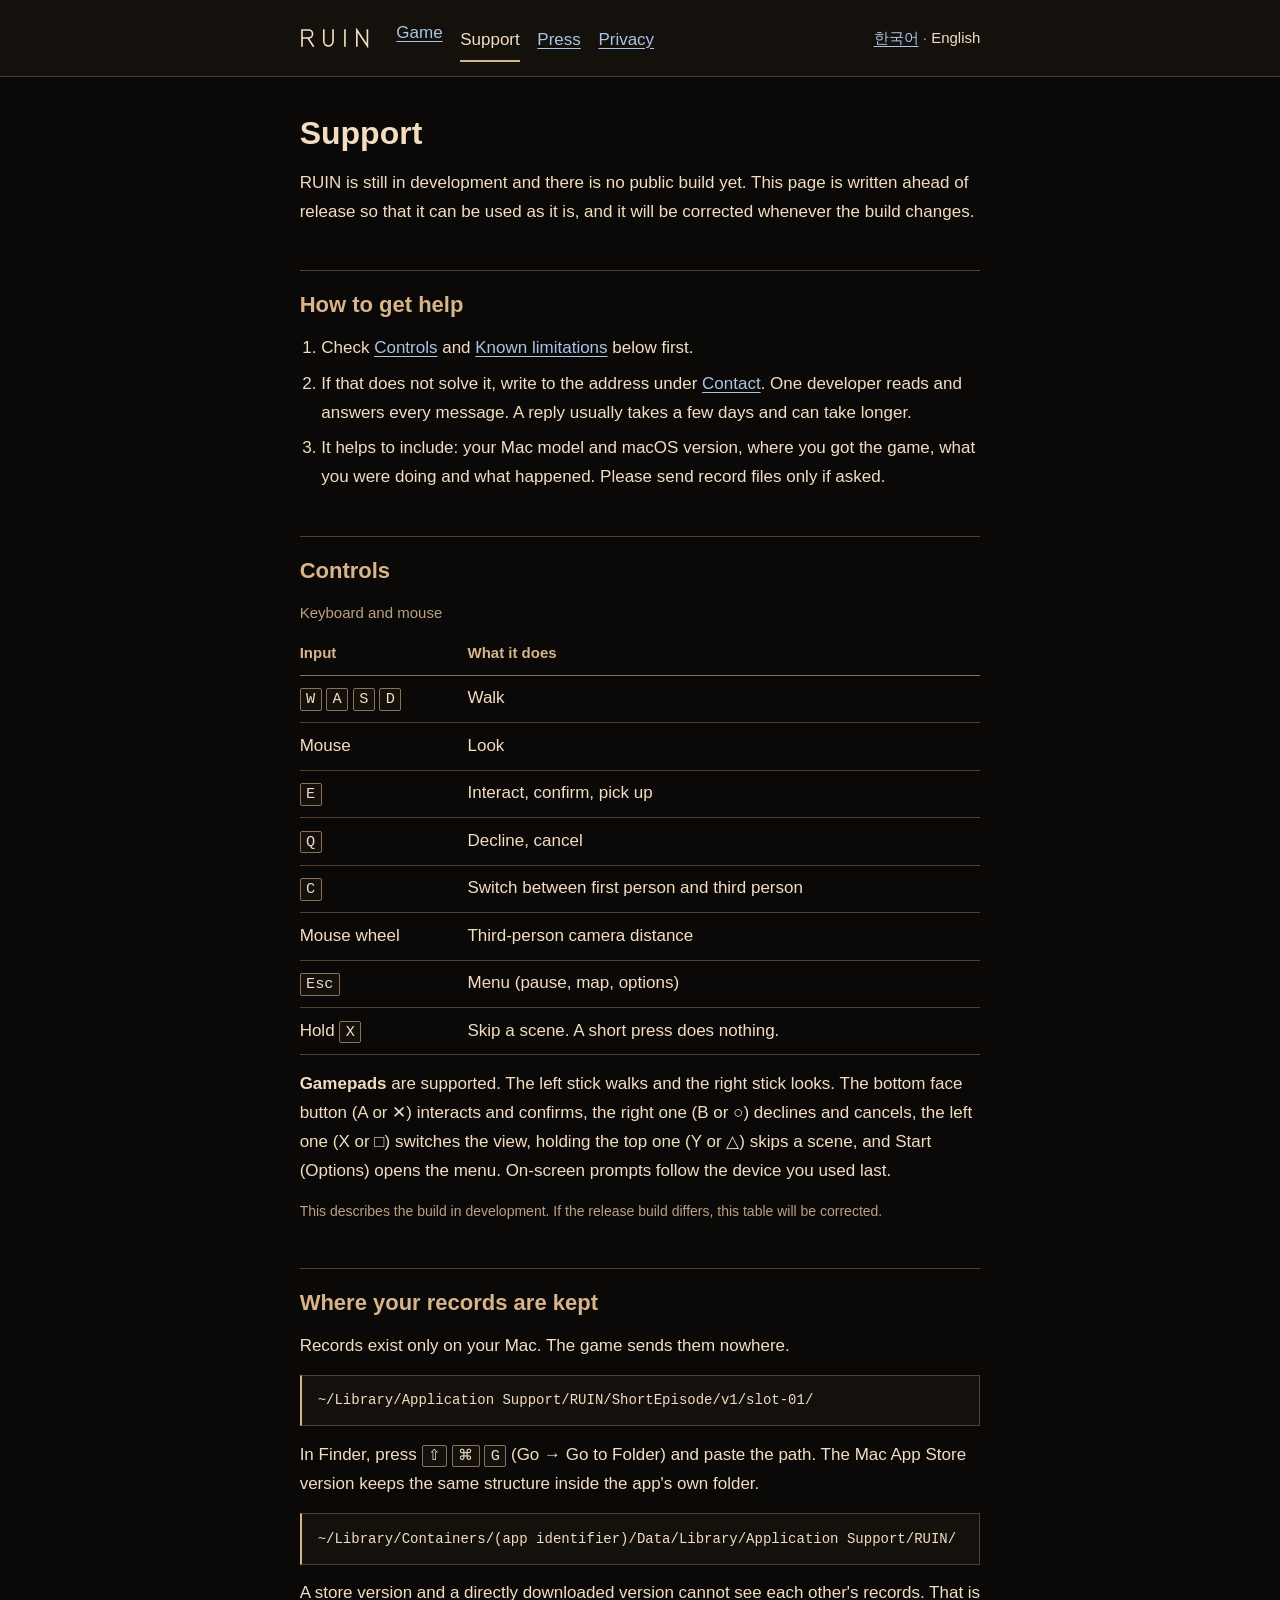
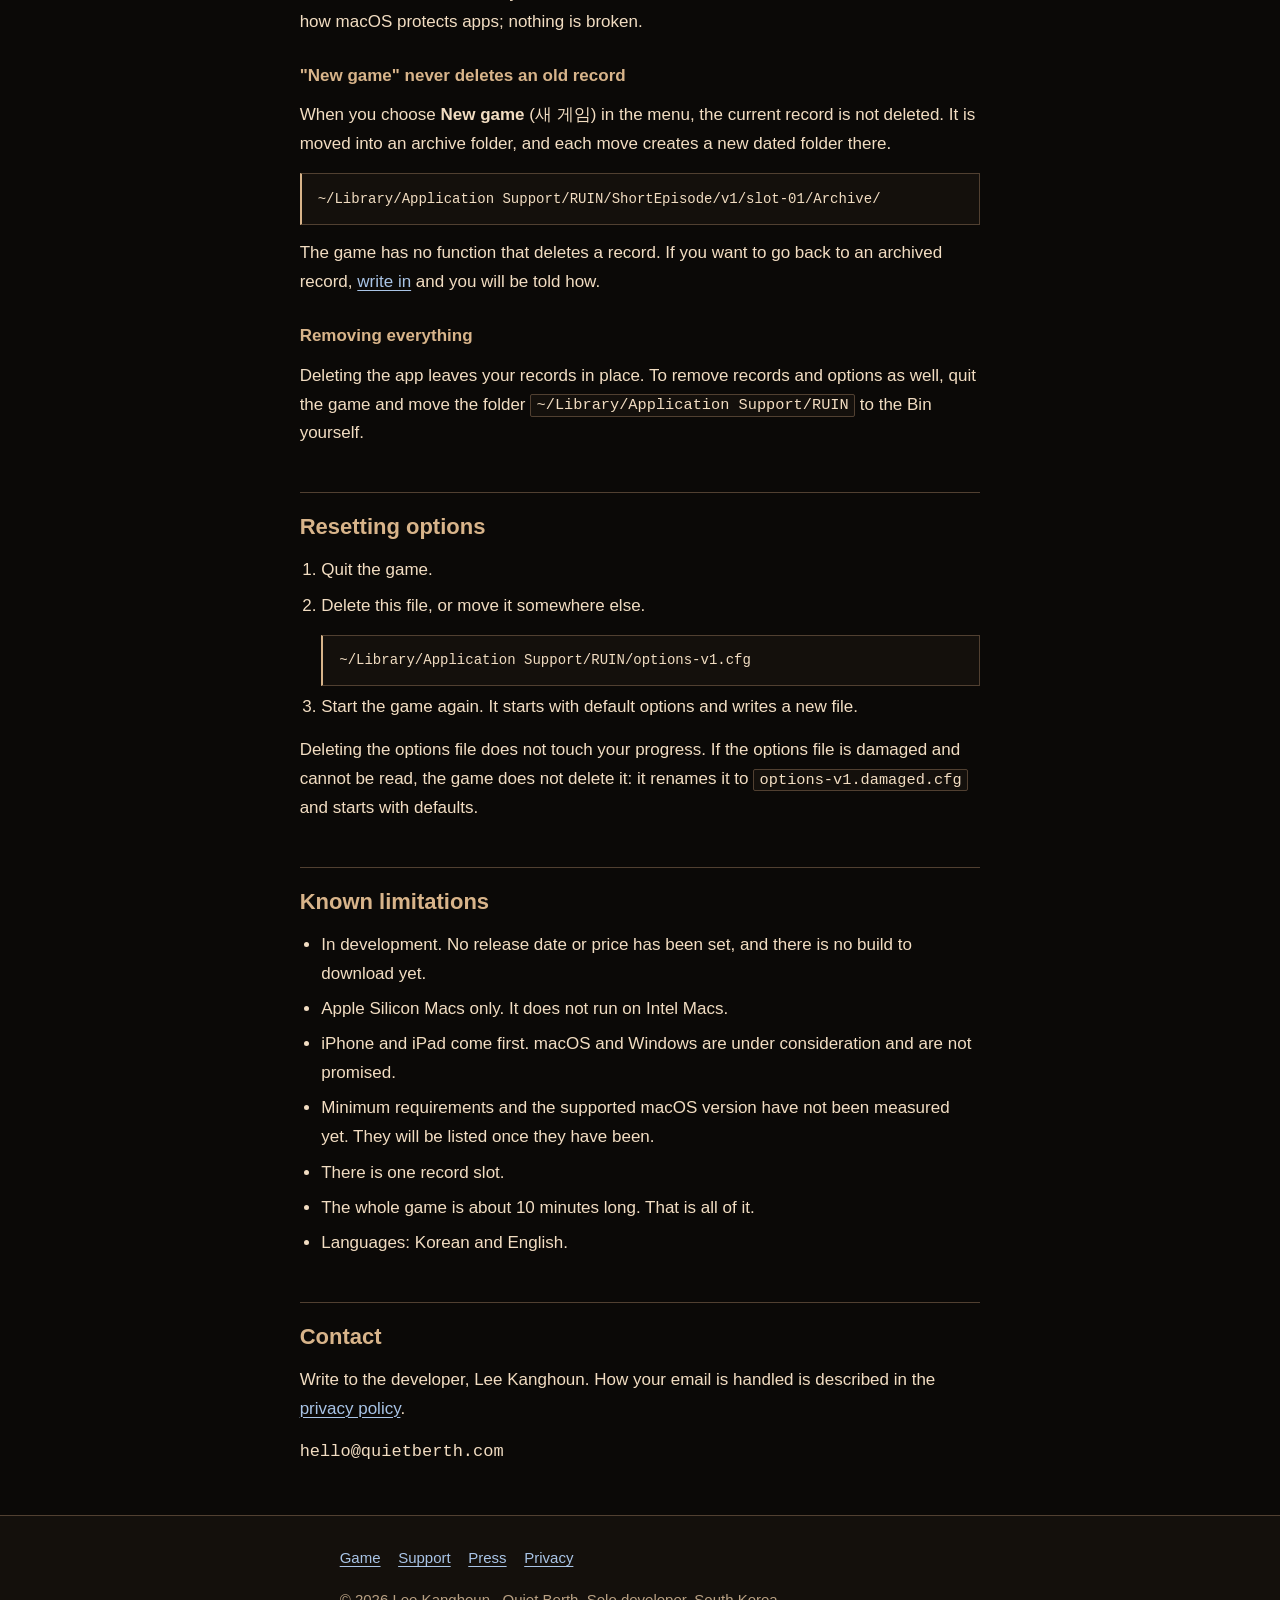
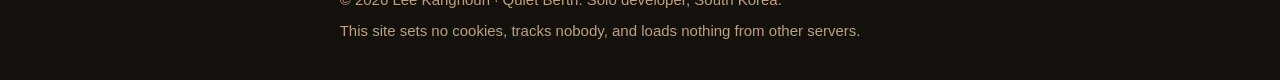
<file: ruin/en/support.html>
<!doctype html>
<html lang="en">
<head>
  <meta charset="utf-8">
  <meta name="viewport" content="width=device-width, initial-scale=1">
  <meta http-equiv="Content-Security-Policy" content="default-src 'none'; style-src 'self'; img-src 'self'; base-uri 'none'; form-action 'none'">
  <meta name="referrer" content="no-referrer">
  <title>Support · RUIN</title>
  <meta name="description" content="RUIN support: controls, where records are kept, how New game archives old records, resetting options, known limitations, contact.">
  <link rel="canonical" href="https://quietberth.com/ruin/en/support.html">
  <link rel="alternate" hreflang="ko" href="https://quietberth.com/ruin/support.html">
  <link rel="alternate" hreflang="en" href="https://quietberth.com/ruin/en/support.html">
  <link rel="alternate" hreflang="x-default" href="https://quietberth.com/ruin/support.html">
  <meta property="og:type" content="website">
  <meta property="og:site_name" content="RUIN: First Job">
  <meta property="og:title" content="Support · RUIN">
  <meta property="og:description" content="RUIN support: controls, where records are kept, how New game archives old records, resetting options, known limitations, contact.">
  <meta property="og:url" content="https://quietberth.com/ruin/en/support.html">
  <meta property="og:locale" content="en_GB">
  <meta name="theme-color" content="#0b0907">
  <link rel="icon" href="../assets/favicon.svg" type="image/svg+xml">
  <link rel="stylesheet" href="../assets/style.css">
</head>
<body>
  <a class="skip" href="#main">Skip to content</a>
  <header class="site-header">
    <div class="wrap">
      <a class="brand" href="index.html"><img src="../assets/wordmark.svg" alt="RUIN" width="92" height="24"></a>
      <nav aria-label="Main">
        <ul>
        <li><a href="index.html">Game</a></li>
        <li><a href="support.html" aria-current="page">Support</a></li>
        <li><a href="press.html">Press</a></li>
        <li><a href="privacy.html">Privacy</a></li>
        </ul>
      </nav>
      <p class="lang" aria-label="Language"><a href="../support.html" lang="ko" hreflang="ko">한국어</a> · <span lang="en">English</span></p>
    </div>
  </header>
  <main id="main">
    <div class="wrap">
      <h1>Support</h1>
      <p class="lede">RUIN is still in development and there is no public build yet. This page is written ahead of release so that it can be used as it is, and it will be corrected whenever the build changes.</p>

      <h2 id="help">How to get help</h2>
      <ol>
        <li>Check <a href="#controls">Controls</a> and <a href="#known">Known limitations</a> below first.</li>
        <li>If that does not solve it, write to the address under <a href="#contact">Contact</a>. One developer reads and answers every message. A reply usually takes a few days and can take longer.</li>
        <li>It helps to include: your Mac model and macOS version, where you got the game, what you were doing and what happened. Please send record files only if asked.</li>
      </ol>

      <h2 id="controls">Controls</h2>
      <div class="table-scroll">
        <table>
          <caption>Keyboard and mouse</caption>
          <thead>
            <tr><th scope="col">Input</th><th scope="col">What it does</th></tr>
          </thead>
          <tbody>
            <tr><th scope="row"><kbd>W</kbd> <kbd>A</kbd> <kbd>S</kbd> <kbd>D</kbd></th><td>Walk</td></tr>
            <tr><th scope="row">Mouse</th><td>Look</td></tr>
            <tr><th scope="row"><kbd>E</kbd></th><td>Interact, confirm, pick up</td></tr>
            <tr><th scope="row"><kbd>Q</kbd></th><td>Decline, cancel</td></tr>
            <tr><th scope="row"><kbd>C</kbd></th><td>Switch between first person and third person</td></tr>
            <tr><th scope="row">Mouse wheel</th><td>Third-person camera distance</td></tr>
            <tr><th scope="row"><kbd>Esc</kbd></th><td>Menu (pause, map, options)</td></tr>
            <tr><th scope="row">Hold <kbd>X</kbd></th><td>Skip a scene. A short press does nothing.</td></tr>
          </tbody>
        </table>
      </div>
      <p><strong>Gamepads</strong> are supported. The left stick walks and the right stick looks. The bottom face button (A or ✕) interacts and confirms, the right one (B or ○) declines and cancels, the left one (X or □) switches the view, holding the top one (Y or △) skips a scene, and Start (Options) opens the menu. On-screen prompts follow the device you used last.</p>
      <p class="small muted">This describes the build in development. If the release build differs, this table will be corrected.</p>

      <h2 id="saves">Where your records are kept</h2>
      <p>Records exist only on your Mac. The game sends them nowhere.</p>
      <pre><code>~/Library/Application Support/RUIN/ShortEpisode/v1/slot-01/</code></pre>
      <p>In Finder, press <kbd>⇧</kbd> <kbd>⌘</kbd> <kbd>G</kbd> (Go → Go to Folder) and paste the path. The Mac App Store version keeps the same structure inside the app's own folder.</p>
      <pre><code>~/Library/Containers/(app identifier)/Data/Library/Application Support/RUIN/</code></pre>
      <p>A store version and a directly downloaded version cannot see each other's records. That is how macOS protects apps; nothing is broken.</p>

      <h3 id="new-game">"New game" never deletes an old record</h3>
      <p>When you choose <strong>New game</strong> (<span lang="ko">새 게임</span>) in the menu, the current record is not deleted. It is moved into an archive folder, and each move creates a new dated folder there.</p>
      <pre><code>~/Library/Application Support/RUIN/ShortEpisode/v1/slot-01/Archive/</code></pre>
      <p>The game has no function that deletes a record. If you want to go back to an archived record, <a href="#contact">write in</a> and you will be told how.</p>

      <h3 id="remove">Removing everything</h3>
      <p>Deleting the app leaves your records in place. To remove records and options as well, quit the game and move the folder <code>~/Library/Application Support/RUIN</code> to the Bin yourself.</p>

      <h2 id="options">Resetting options</h2>
      <ol>
        <li>Quit the game.</li>
        <li>Delete this file, or move it somewhere else.
          <pre><code>~/Library/Application Support/RUIN/options-v1.cfg</code></pre>
        </li>
        <li>Start the game again. It starts with default options and writes a new file.</li>
      </ol>
      <p>Deleting the options file does not touch your progress. If the options file is damaged and cannot be read, the game does not delete it: it renames it to <code>options-v1.damaged.cfg</code> and starts with defaults.</p>

      <h2 id="known">Known limitations</h2>
      <ul>
        <li>In development. No release date or price has been set, and there is no build to download yet.</li>
        <li>Apple Silicon Macs only. It does not run on Intel Macs.</li>
        <li>iPhone and iPad come first. macOS and Windows are under consideration and are not promised.</li>
        <li>Minimum requirements and the supported macOS version have not been measured yet. They will be listed once they have been.</li>
        <li>There is one record slot.</li>
        <li>The whole game is about 10 minutes long. That is all of it.</li>
        <li>Languages: Korean and English.</li>
      </ul>

      <h2 id="contact">Contact</h2>
      <p>Write to the developer, Lee Kanghoun. How your email is handled is described in the <a href="privacy.html#email">privacy policy</a>.</p>
      <p class="contact">hello@quietberth.com</p>
    </div>
  </main>
  <footer class="site-footer">
    <div class="wrap">
      <nav aria-label="Footer">
        <ul>
        <li><a href="index.html">Game</a></li>
        <li><a href="support.html">Support</a></li>
        <li><a href="press.html">Press</a></li>
        <li><a href="privacy.html">Privacy</a></li>
        </ul>
      </nav>
      <p>© 2026 Lee Kanghoun · Quiet Berth. Solo developer, South Korea.</p>
      <p>This site sets no cookies, tracks nobody, and loads nothing from other servers.</p>
    </div>
  </footer>
</body>
</html>
</file>
<file: ruin/assets/style.css>
/* RUIN site — one hand-written stylesheet. No imports, no web fonts, no external URLs.
   Palette: design/steam/store/CAPSULE-ART-BRIEF-V1.md section 4 (amber on near-black, pale blue kept scarce).
   Contrast ratios are listed in site/README.md. */

:root {
  color-scheme: dark;
  --sky: #0b0907;      /* page ground */
  --panel: #14100c;    /* cards, code, header */
  --hairline: #514031; /* decorative lines only (2.0:1, never carries meaning) */
  --edge: #8a7258;     /* borders that mark a component (4.4:1) */
  --muted: #b9a184;    /* secondary text (8.0:1) */
  --accent: #d8b48a;   /* amber: headings, labels (10.2:1) */
  --text: #f2ddc2;     /* body text (15.1:1) */
  --blue: #a9c4e6;     /* links, focus ring (11.1:1) */
  --measure: 72ch;
  --sans: -apple-system, BlinkMacSystemFont, "Apple SD Gothic Neo", "Noto Sans KR", "Malgun Gothic", "Segoe UI", Roboto, sans-serif;
  --mono: ui-monospace, "SF Mono", Menlo, Consolas, "Apple SD Gothic Neo", "Noto Sans KR", "Malgun Gothic", monospace;
}

*, *::before, *::after { box-sizing: border-box; }

html {
  -webkit-text-size-adjust: 100%;
  text-size-adjust: 100%;
  scroll-behavior: smooth;
}

body {
  margin: 0;
  background: var(--sky);
  color: var(--text);
  font-family: var(--sans);
  font-size: 1rem;
  line-height: 1.7;
  word-break: keep-all;      /* Korean: break between words, not inside them */
  overflow-wrap: anywhere;   /* long paths still wrap on a phone */
}

.wrap {
  width: 100%;
  max-width: calc(var(--measure) + 2.5rem);
  margin: 0 auto;
  padding: 0 1.25rem;
}

/* ---------- skip link ---------- */
.skip {
  position: absolute;
  left: 0.5rem;
  top: -4rem;
  z-index: 10;
  padding: 0.5rem 0.75rem;
  background: var(--panel);
  color: var(--text);
  border: 2px solid var(--blue);
}
.skip:focus { top: 0.5rem; }

/* ---------- links and focus ---------- */
a {
  color: var(--blue);
  text-decoration: underline;
  text-decoration-thickness: 1px;
  text-underline-offset: 0.18em;
}
a:hover { color: var(--text); text-decoration-thickness: 2px; }
a:focus-visible,
summary:focus-visible {
  outline: 2px solid var(--blue);
  outline-offset: 3px;
  border-radius: 1px;
}
a[aria-current="page"] { color: var(--text); text-decoration: none; border-bottom: 2px solid var(--accent); }

/* ---------- header ---------- */
.site-header {
  background: var(--panel);
  border-bottom: 1px solid var(--hairline);
}
.site-header .wrap {
  display: flex;
  flex-wrap: wrap;
  align-items: center;
  gap: 0.5rem 1.25rem;
  padding-top: 0.85rem;
  padding-bottom: 0.85rem;
}
.brand { display: inline-flex; padding: 0.25rem 0; }
.brand img { display: block; height: 1.25rem; width: auto; }
.site-header nav { flex: 1 1 auto; }
.site-header ul {
  display: flex;
  flex-wrap: wrap;
  gap: 0.25rem 1.1rem;
  margin: 0;
  padding: 0;
  list-style: none;
}
.site-header li a { display: inline-block; padding: 0.35rem 0; }
.lang { margin: 0; color: var(--muted); font-size: 0.9375rem; }
.lang a, .lang span { display: inline-block; padding: 0.35rem 0; }
.lang span { color: var(--text); }

/* ---------- type ---------- */
main { padding: 2.25rem 0 3rem; }
h1, h2, h3 { line-height: 1.3; margin: 0; font-weight: 600; }
h1 { font-size: 1.75rem; color: var(--text); }
h2 {
  margin-top: 2.75rem;
  padding-top: 1.25rem;
  border-top: 1px solid var(--hairline);
  font-size: 1.25rem;
  color: var(--accent);
}
h3 { margin-top: 1.75rem; font-size: 1.0625rem; color: var(--accent); }
p, ul, ol, dl { margin: 0.9rem 0 0; }
ul, ol { padding-left: 1.35rem; }
li + li { margin-top: 0.4rem; }
strong { color: var(--text); font-weight: 600; }
small, .small { font-size: 0.875rem; }
.muted { color: var(--muted); }
.lede { font-size: 1.0625rem; }

.code-line {
  font-family: var(--mono);
  font-size: 0.8125rem;
  letter-spacing: 0.08em;
  text-transform: uppercase;
  color: var(--muted);
}

code, kbd {
  font-family: var(--mono);
  font-size: 0.9em;
  background: var(--panel);
  border: 1px solid var(--hairline);
  padding: 0.08em 0.35em;
  border-radius: 2px;
}
kbd { border-color: var(--edge); color: var(--text); white-space: nowrap; }
pre {
  margin: 0.9rem 0 0;
  padding: 0.85rem 1rem;
  background: var(--panel);
  border: 1px solid var(--hairline);
  border-left: 2px solid var(--accent);
  overflow-x: auto;
  font-family: var(--mono);
  font-size: 0.875rem;
  line-height: 1.6;
  word-break: normal;
  overflow-wrap: normal;
}
pre code { background: none; border: 0; padding: 0; font-size: 1em; }

/* ---------- hero ---------- */
.hero { padding: 1.5rem 0 0.5rem; }
.hero h1 {
  font-family: var(--mono);
  font-size: clamp(3rem, 16vw, 5.5rem);
  font-weight: 500;
  letter-spacing: 0.4em;
  line-height: 1.1;
}
.hero .subtitle {
  margin-top: 0.6rem;
  padding-top: 0.6rem;
  border-top: 1px solid var(--accent);
  display: inline-block;
  font-size: 1.25rem;
  color: var(--accent);
  letter-spacing: 0.12em;
}
.hero .code-line { display: block; margin-top: 0.75rem; }

.badges {
  display: flex;
  flex-wrap: wrap;
  gap: 0.5rem;
  margin: 1.25rem 0 0;
  padding: 0;
  list-style: none;
}
.badges li {
  margin: 0;
  padding: 0.2rem 0.65rem;
  border: 1px solid var(--edge);
  background: var(--panel);
  font-size: 0.9375rem;
}
.badges .status { border-color: var(--accent); color: var(--accent); }

/* ---------- blocks ---------- */
.placeholder {
  margin-top: 1rem;
  padding: 2.25rem 1rem;
  border: 2px dashed var(--edge);
  background: var(--panel);
  text-align: center;
  color: var(--muted);
}
.placeholder strong { display: block; color: var(--text); }

.card {
  margin-top: 1rem;
  padding: 1rem 1.1rem 1.15rem;
  background: var(--panel);
  border: 1px solid var(--hairline);
  border-left: 2px solid var(--accent);
}
.card > :first-child { margin-top: 0; }

.notice {
  margin-top: 1rem;
  padding: 0.9rem 1.1rem;
  background: var(--panel);
  border: 1px solid var(--hairline);
  font-size: 0.9375rem;
  color: var(--muted);
}
.notice p:first-child { margin-top: 0; }

.contact {
  font-family: var(--mono);
  color: var(--text);
  font-size: 1.0625rem;
}

/* fact sheet: label / value pairs, one column on a phone, two from 40rem */
dl.facts { display: grid; grid-template-columns: 1fr; gap: 0; border-top: 1px solid var(--hairline); }
dl.facts dt {
  padding-top: 0.7rem;
  color: var(--accent);
  font-size: 0.9375rem;
  font-weight: 600;
}
dl.facts dd {
  margin: 0;
  padding: 0.1rem 0 0.7rem;
  border-bottom: 1px solid var(--hairline);
}

/* controls table */
.table-scroll { margin-top: 0.9rem; overflow-x: auto; }
table { width: 100%; border-collapse: collapse; }
caption { text-align: left; color: var(--muted); font-size: 0.9375rem; padding-bottom: 0.4rem; }
th, td {
  text-align: left;
  vertical-align: top;
  padding: 0.55rem 0.75rem 0.55rem 0;
  border-bottom: 1px solid var(--hairline);
}
thead th { color: var(--accent); font-size: 0.9375rem; font-weight: 600; border-bottom-color: var(--edge); }
tbody th { font-weight: 400; white-space: nowrap; }

/* ---------- footer ---------- */
.site-footer {
  border-top: 1px solid var(--hairline);
  background: var(--panel);
  padding: 1.5rem 0 2.25rem;
  color: var(--muted);
  font-size: 0.9375rem;
}
.site-footer ul {
  display: flex;
  flex-wrap: wrap;
  gap: 0.25rem 1.1rem;
  margin: 0 0 0.75rem;
  padding: 0;
  list-style: none;
}
.site-footer li { margin: 0; }
.site-footer li a { display: inline-block; padding: 0.3rem 0; }
.site-footer p { margin: 0.35rem 0 0; }

/* ---------- wider screens ---------- */
@media (min-width: 40rem) {
  body { font-size: 1.0625rem; }
  h1 { font-size: 2rem; }
  h2 { font-size: 1.375rem; }
  dl.facts { grid-template-columns: 11rem 1fr; }
  dl.facts dt { padding: 0.7rem 1rem 0.7rem 0; border-bottom: 1px solid var(--hairline); }
  dl.facts dd { padding: 0.7rem 0; }
  .placeholder { padding: 3.5rem 1.5rem; }
}

/* ---------- preferences ---------- */
@media (prefers-reduced-motion: reduce) {
  html { scroll-behavior: auto; }
  *, *::before, *::after {
    animation-duration: 0.01ms !important;
    animation-iteration-count: 1 !important;
    transition-duration: 0.01ms !important;
  }
}

@media (prefers-contrast: more) {
  :root { --muted: #f2ddc2; --hairline: #8a7258; --edge: #d8b48a; }
}

@media (forced-colors: active) {
  .badges li, .card, .notice, .placeholder, pre { border-color: CanvasText; }
  a:focus-visible, summary:focus-visible { outline-color: Highlight; }
}

@media print {
  body { background: #fff; color: #000; }
  .site-header nav, .lang, .skip { display: none; }
  a { color: #000; }
  h2, h3, dl.facts dt, thead th, .hero .subtitle { color: #000; }
  .card, .notice, pre, code, kbd, .placeholder, .site-header, .site-footer, .badges li { background: #fff; color: #000; }
}
</file>
